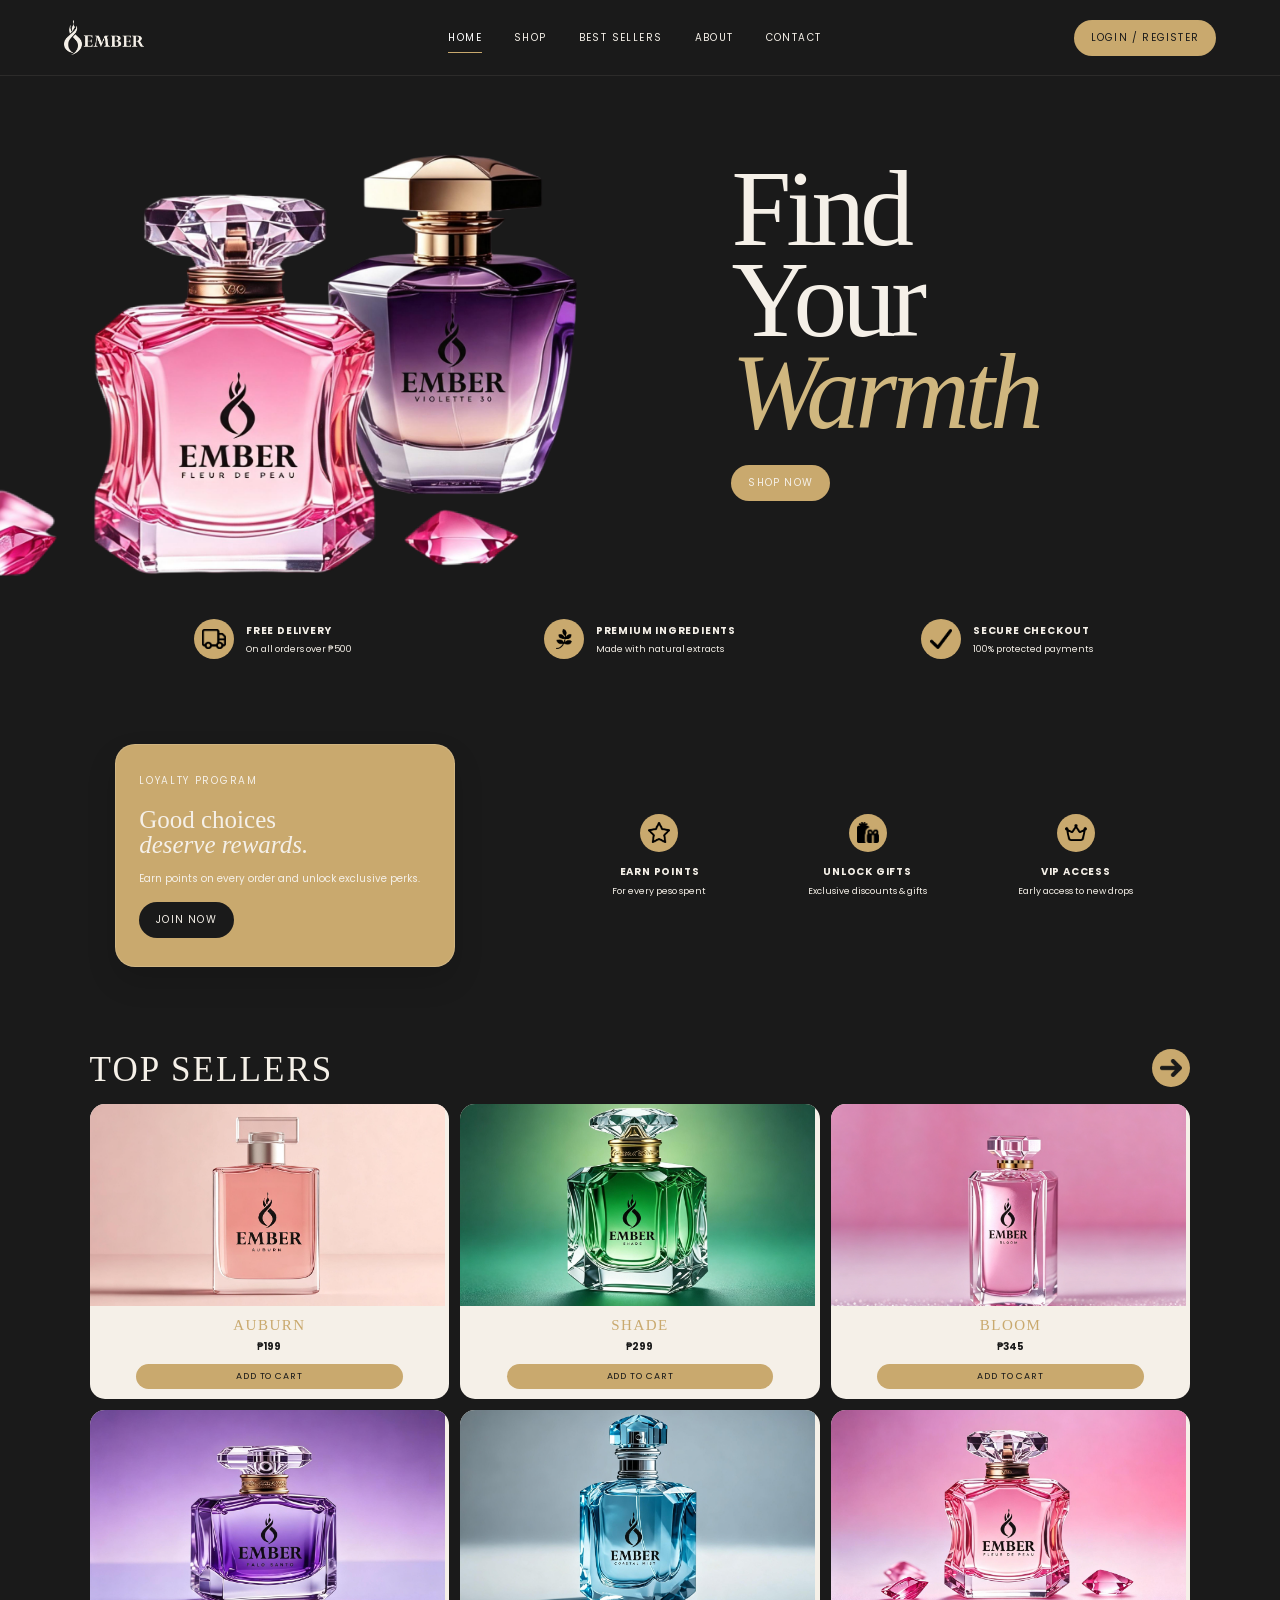
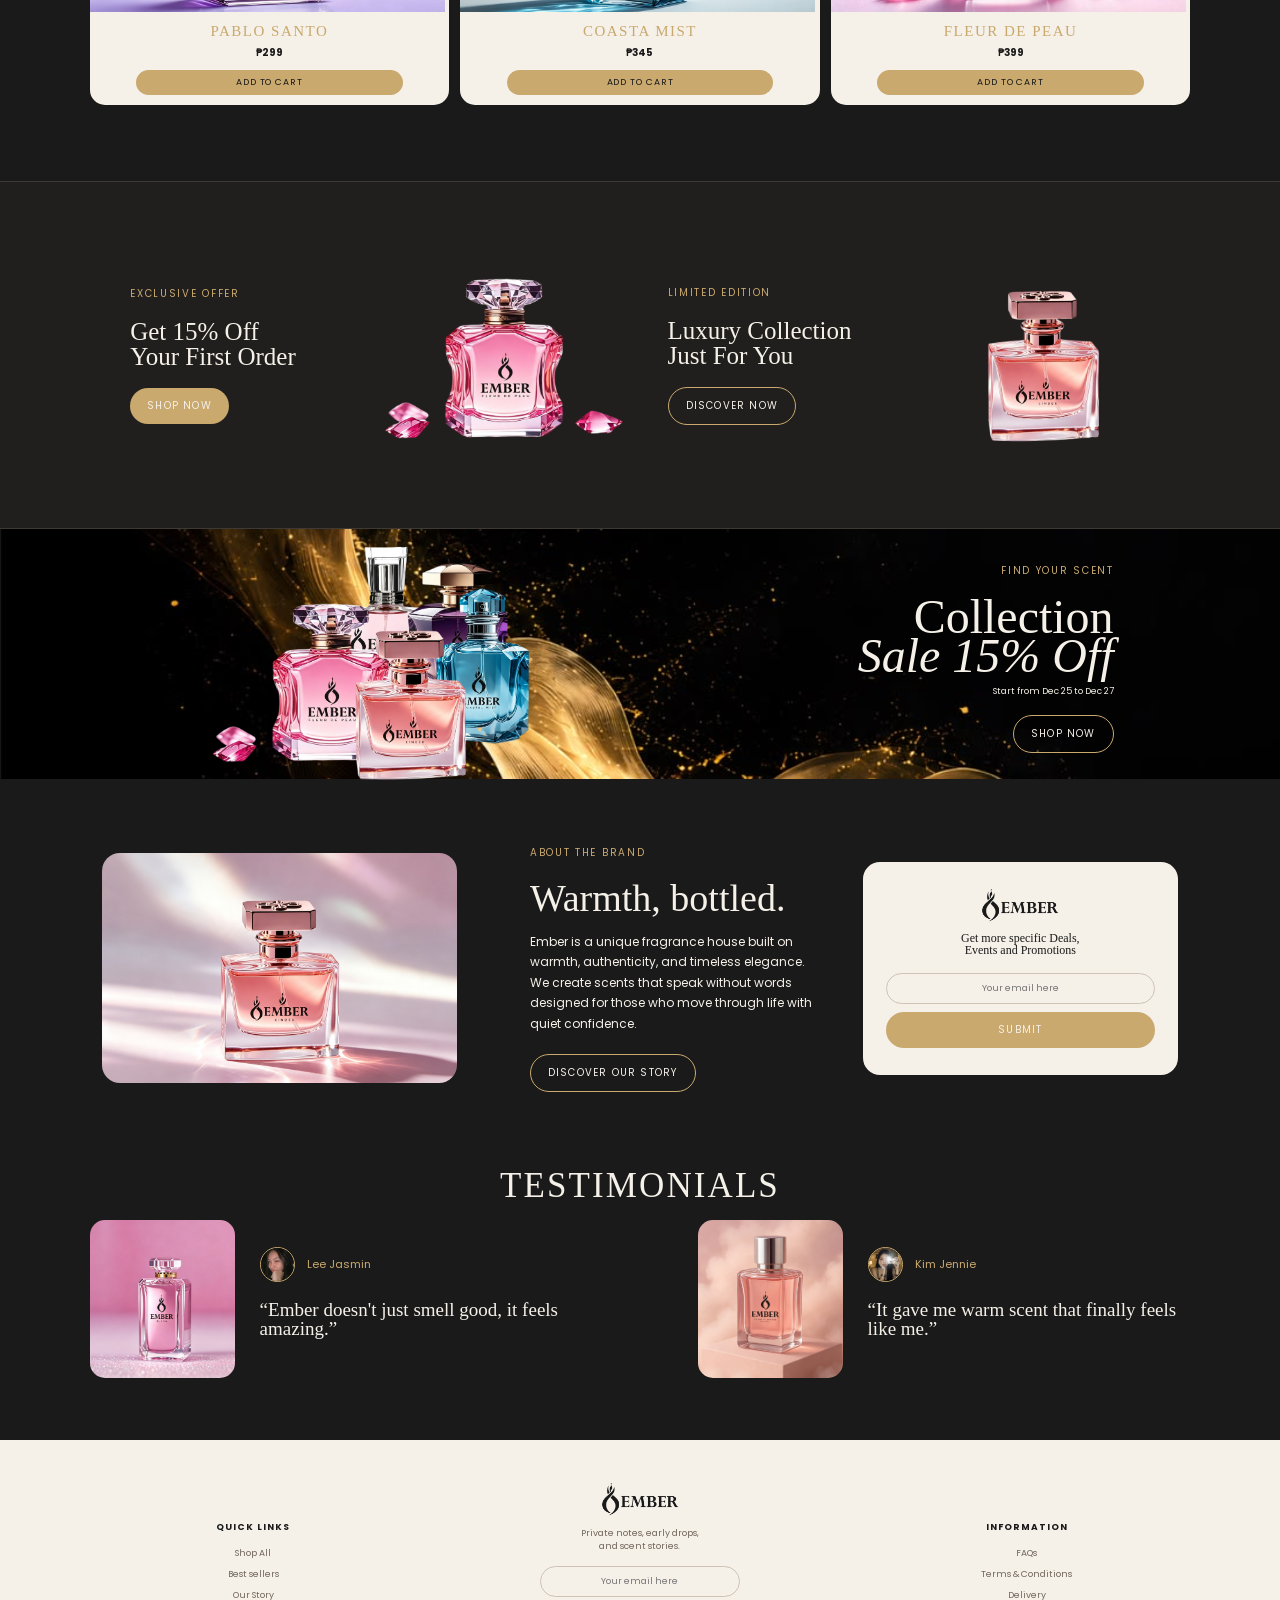
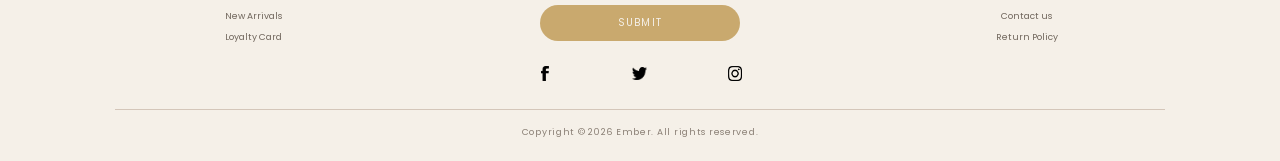
<file: index.html>
<!DOCTYPE html>
<html lang="en">
<head>
  <meta charset="UTF-8">
  <meta name="viewport" content="width=device-width, initial-scale=1.0">
  <title>Document</title>

  <link href="https://fonts.googleapis.com/css2?family=Montserrat:ital,wght@0,100..900;1,100..900&family=Poppins:ital,wght@0,100;0,200;0,300;0,400;0,500;0,600;0,700;0,800;0,900;1,100;1,200;1,300;1,400;1,500;1,600;1,700;1,800;1,900&display=swap" rel="stylesheet">

  <link rel="stylesheet" href="./styles/home.css">
</head>
<body>
    <main class="homepage">
      <header class="homepage-header">
        <img src="images/logo/logo-cream white.png" alt="">
        
        <nav class="main-nav">
          <a class="active" href="#top">Home</a>
          <a href="./pages/shop.html">Shop</a>
          <a href="./pages/best-sellers.html">Best Sellers</a>
          <a href="./pages/about.html">About</a>
          <a href="./pages/contact.html">Contact</a>
        </nav>

        <div class="header-actions">
          <a href="./pages/auth.html">
            <button class="login-button">
              Login / Register
            </button>
          </a>
        </div>
      </header>

      <section class="hero">
        <div class="hero-text">
          <h1>Find<br />Your <em>Warmth</em></h1>
          <a class="button button-champagne" href="#bestsellers">Shop now</a>
        </div>

        <div class="hero-art">
          <img class="image-1" src="images/products/1-transparent.png" alt="">
          <img class = "image-2" src="images/products/11-transparent.png" alt="">
        </div>  
    </section>

    <section class="trust-strip">
      <div class="trust-item">
        <div class="trust-icon">
          <img src="images/icon/delivery.png" alt="">
        </div>
      <div>
        <strong>Free delivery</strong>
        <small>On all orders over &#8369;500</small>
      </div>
    </div>
      
      <div class="trust-item">
        <div class="trust-icon">
          <img src="images/icon/leaf.png" alt="">
        </div>
        <div>
          <strong>Premium ingredients</strong>
          <small>Made with natural extracts</small>
        </div>
      </div>
      
      <div class="trust-item">
        <div class="trust-icon">
          <img src="images/icon/check.png" alt="">
        </div>
        <div>
          <strong>Secure checkout</strong>
          <small>100% protected payments</small>
        </div>
      </div>
    </section>

    <section class="loyalty-section">
      <div class="loyalty-card">
        <p class="eyebrow">Loyalty program</p>
        <h2>Good choices<br />
          <em>deserve rewards.</em>
        </h2>
        <p>Earn points on every order and unlock exclusive perks.
        </p>
        <button class="button button-dark">
          Join now
        </button>
      </div>
      
      <div class="perks">
        <div class="perk">
          <div class="perk-icon">
            <img src="images/icon/star.png" alt="">
          </div>
          <strong>Earn points</strong>
          <small>For every peso spent</small>
        </div>
      
        <div class="perk">
          <div class="perk-icon">
            <img src="images/icon/gifts.png" alt="">
          </div>
          <strong>Unlock gifts</strong
          ><small>Exclusive discounts & gifts</small>
        </div>
        
        <div class="perk">
          <div class="perk-icon">
            <img src="images/icon/crown.png" alt="">
          </div>
          <strong>VIP access</strong>
          <small>Early access to new drops</small>
        </div>
      </div>
    </section>

    <section class="catalog-section">
      <div class="section-heading">
        <div>
          <h2>Top sellers</h2>
        </div>

      <a class="circle-link" href="#bestsellers">
        <img src="images/icon/arrow.png" alt="">
      </a>
      </div>
      
      <div class="product-grid">
        <article class="product-card">
          <div class="image-placeholder">
            <img src="images/products/7.png" alt="">
          </div>
          
          <div class="product-info">
            <h3>Auburn</h3>
            <strong>&#8369;199</strong>
            <button class="add-button">Add to cart</button>
          </div>
        </article>

        <article class="product-card">
          <div class="image-placeholder">
            <img src="images/products/9.png" alt="">
          </div>
          <div class="product-info">
            <h3>Shade</h3>
            <strong>&#8369;299</strong>
          <button class="add-button">Add to cart</button>
          </div>
        </article>

        <article class="product-card">
        <div class="image-placeholder">
            <img src="images/products/6.png" alt="">
        </div>
        <div class="product-info">
          <h3>Bloom</h3>
          <strong>&#8369;345</strong>
        <button class="add-button">Add to cart</button>
        </div>
      </article>
      
        <article class="product-card">
          <div class="image-placeholder">
            <img src="images/products/8.png" alt="">
          </div>
          <div class="product-info">
            <h3>Pablo Santo</h3>
            <strong>&#8369;299</strong>
          <button class="add-button">Add to cart</button>
          </div>
        </article>
        
        <article class="product-card">
          <div class="image-placeholder">
            <img src="images/products/10.png" alt="">
          </div>
          <div class="product-info">
          <h3>Coasta Mist</h3>
          <strong>&#8369;345</strong>
          <button class="add-button">Add to cart</button>
          </div>
        </article>
        
        <article class="product-card">
          <div class="image-placeholder">
            <img src="images/products/1.png" alt="">
          </div>
          <div class="product-info">
            <h3>Fleur de Peau</h3>
            <strong>&#8369;399</strong>
            <button class="add-button">Add to cart</button>
          </div>
        </article>
      </div>
    </section>

    <section class="offers-section">
      <article>
        <p class="eyebrow">Exclusive offer</p>
        <h2>Get 15% Off<br />Your First Order</h2>
        <button class="button button-champagne">
          shop now
        </button>
      </article>
      
      <div class="image-placeholder">
        <img src="images/products/1-transparent.png" alt="">
      </div>      
      
      <article>
        <p class="eyebrow">limited edition</p>
        <h2>Luxury Collection<br />Just For You</h2>
        <button class="button button-outline">
          discover now
        </button>
      </article>
      
      <div class="image-placeholder">
        <img src="images/products/4-transparent.png" alt="">
      </div>
    </section>

    <section class="campaign-section">
      <div class="image-placeholder">
        <img src="/images/products/group-products.png" alt="">
      </div>

      <div class="campaign-copy">
        <p class="eyebrow">Find your scent</p>
        <h2>Collection<br /><em>Sale 15% Off</em></h2>
        <p>Start from Dec 25 to Dec 27</p>
        <a class="button button-outline" href="#bestsellers">Shop now</a>
      </div>
    </section>

    <section class="about-section">
      <div class="image-placeholder">
        <img src="images/products/4.png" alt="">
      </div>
      
      <div class="about-copy">
        <p class="eyebrow">About the brand</p>
        <h2>Warmth, bottled.</h2>
        <p>Ember is a unique fragrance house built on warmth, authenticity, and timeless elegance. We create scents that speak without words designed for those who move through life with quiet confidence.
        </p>
        <a class="button button-outline" href="#contact">Discover our story </a>
      </div>
      
      <div class="subscribe-card">
        <div class="image-placeholder">
          <img src="images/logo/logo-charcoal black.png" alt="">
        </div>

        <h4>Get more specific Deals, <br>Events and Promotions</h4>
        <form class="subscribe-form">         
        <input type="email" placeholder="Your email here" required />
        
        <button class="button button-champagne" type="submit">Submit</button>
        </form>

        <p class="success-message" hidden>You're on the list. Keep an eye on your inbox.</p>
      </div>
    </section>

    <section class="testimonial-section">
      <div class="section-heading centered">
        <div>
          <h2>Testimonials</h2>
        </div>
      </div>
      
      <div class="testimonial-grid">
        <article>
          <div class="image-placeholder">
            <img src="images/products/6.png" alt="">
          </div>
          
          <div>
            <div class="profile">
              <img src="/images/profiles/IMG_20251002_214606_012.jpg" alt="">
              <small>Lee Jasmin</small>
            </div>
            
            <p>“Ember doesn't just smell good, it feels amazing.”</p>
          </div>
        </article>
        
        <article>
          <div class="image-placeholder">
            <img src="images/products/2.png" alt="">
          </div>
          
          <div>
             <div class="profile">
              <img src="/images/profiles/Jennie Fan Club - 3_100.jpg" alt="">
              <small>Kim Jennie</small>
            </div>
            
            <p>“It gave me warm scent that finally feels like me.”</p>
          </div>
        </article>
      </div>
    </section>

    <footer class="site-footer">
      <div class="footer-links"><div>
        <strong>Quick links</strong>
        <a href="#">Shop All</a>
        <a href="#">Best sellers</a>
        <a href="#">Our Story</a>
        <a href="#">New Arrivals</a>
        <a href="#">Loyalty Card</a>
      </div>
      
      <div class="footer-signup">
        <a class="brand footer-brand" href="#top">
          <img src="images/logo/logo-charcoal black.png" alt="">
        </a>

        <p>Private notes, early drops,<br />and scent stories.</p>

          <form class="subscribe-form">
            <input type="email" placeholder="Your email here" required />
            
            <button class="button button-champagne" type="submit">Submit
            </button>
          </form>
        
        <div class="socials">
          <img src="images/icon/facebook.png" alt="">
          <img src="images/icon/twitter.png" alt="">
          <img src="images/icon/instagram.png" alt="">
        </div>
      </div> 
        
        <div>
          <strong>Information</strong>
          <a href="#">FAQs</a>
          <a href="#">Terms & Conditions</a>
          <a href="#">Delivery</a>
          <a href="#contact">Contact us</a>
          <a href="#">Return Policy</a>
        </div>
      </div>
      
      <p class="copyright">Copyright © 2026 Ember. All rights reserved.</p>
    </footer>
  </main>
</body>
</html>
</file>
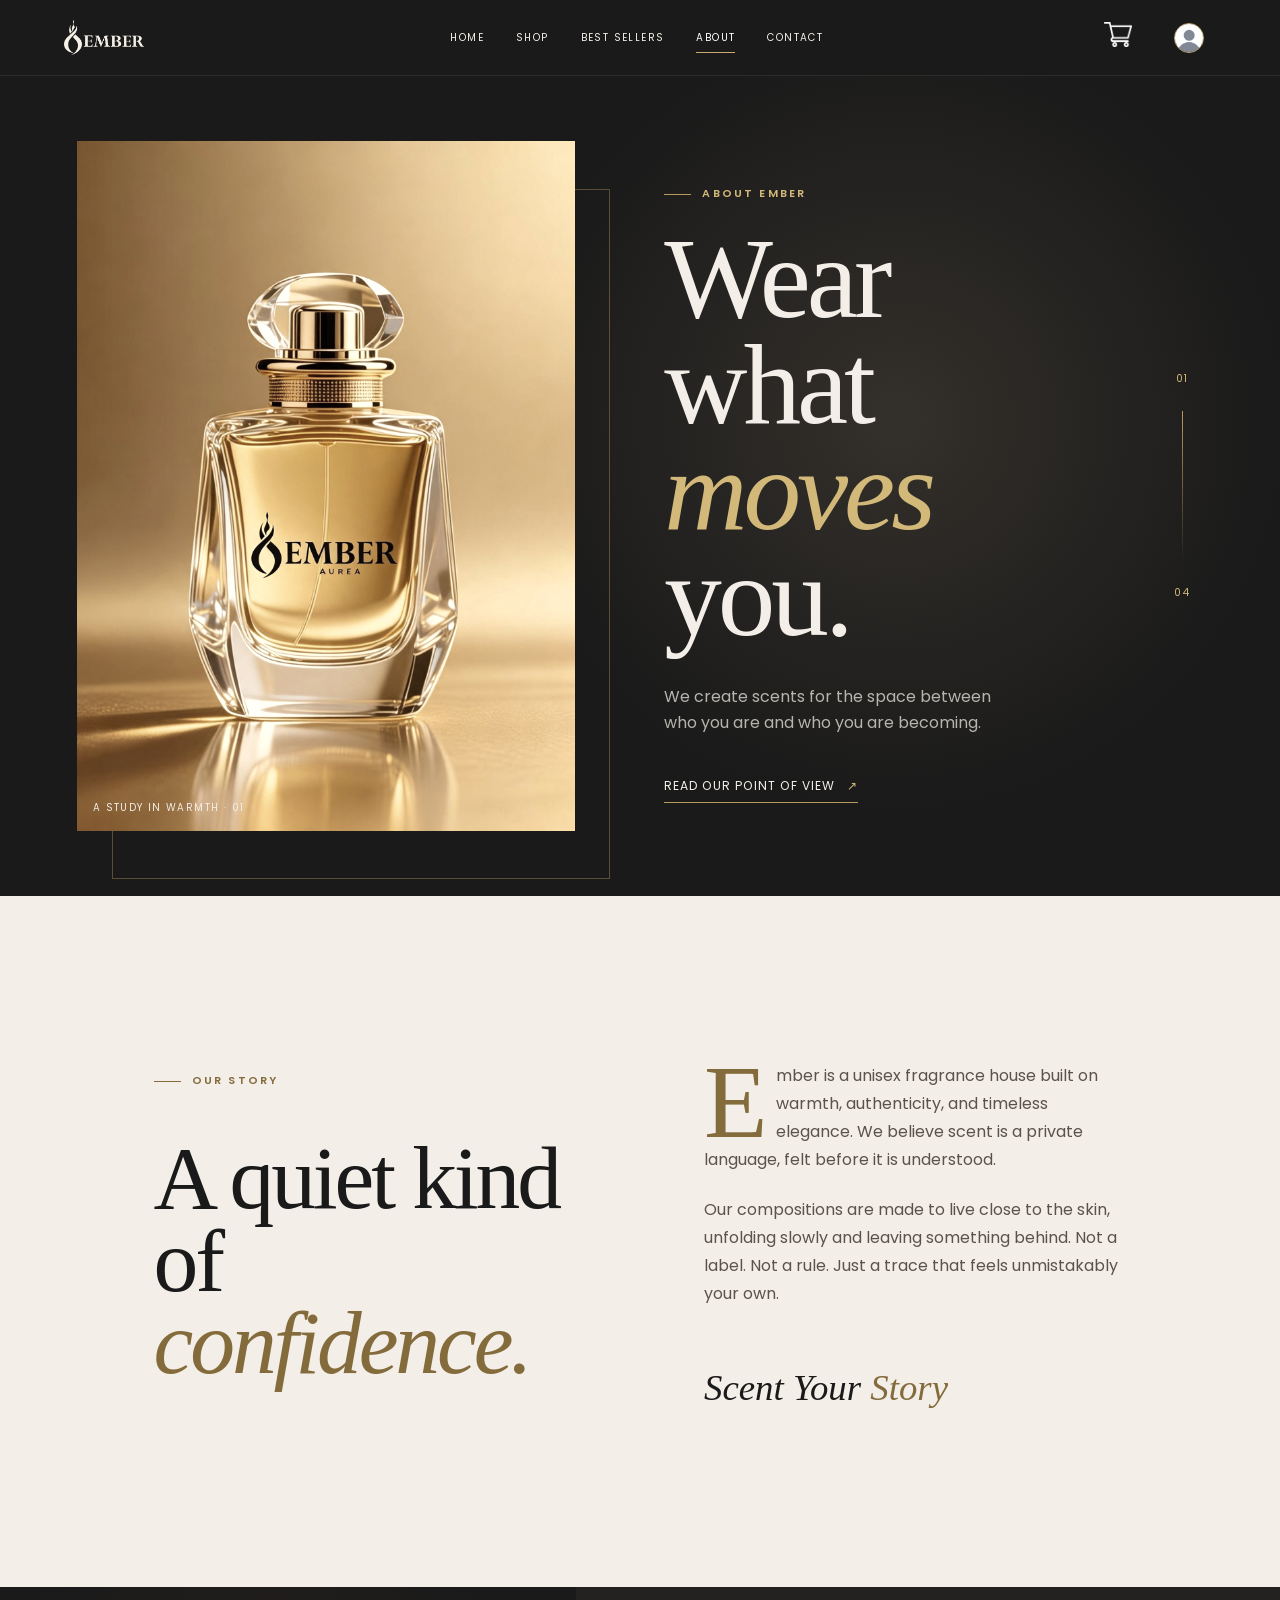
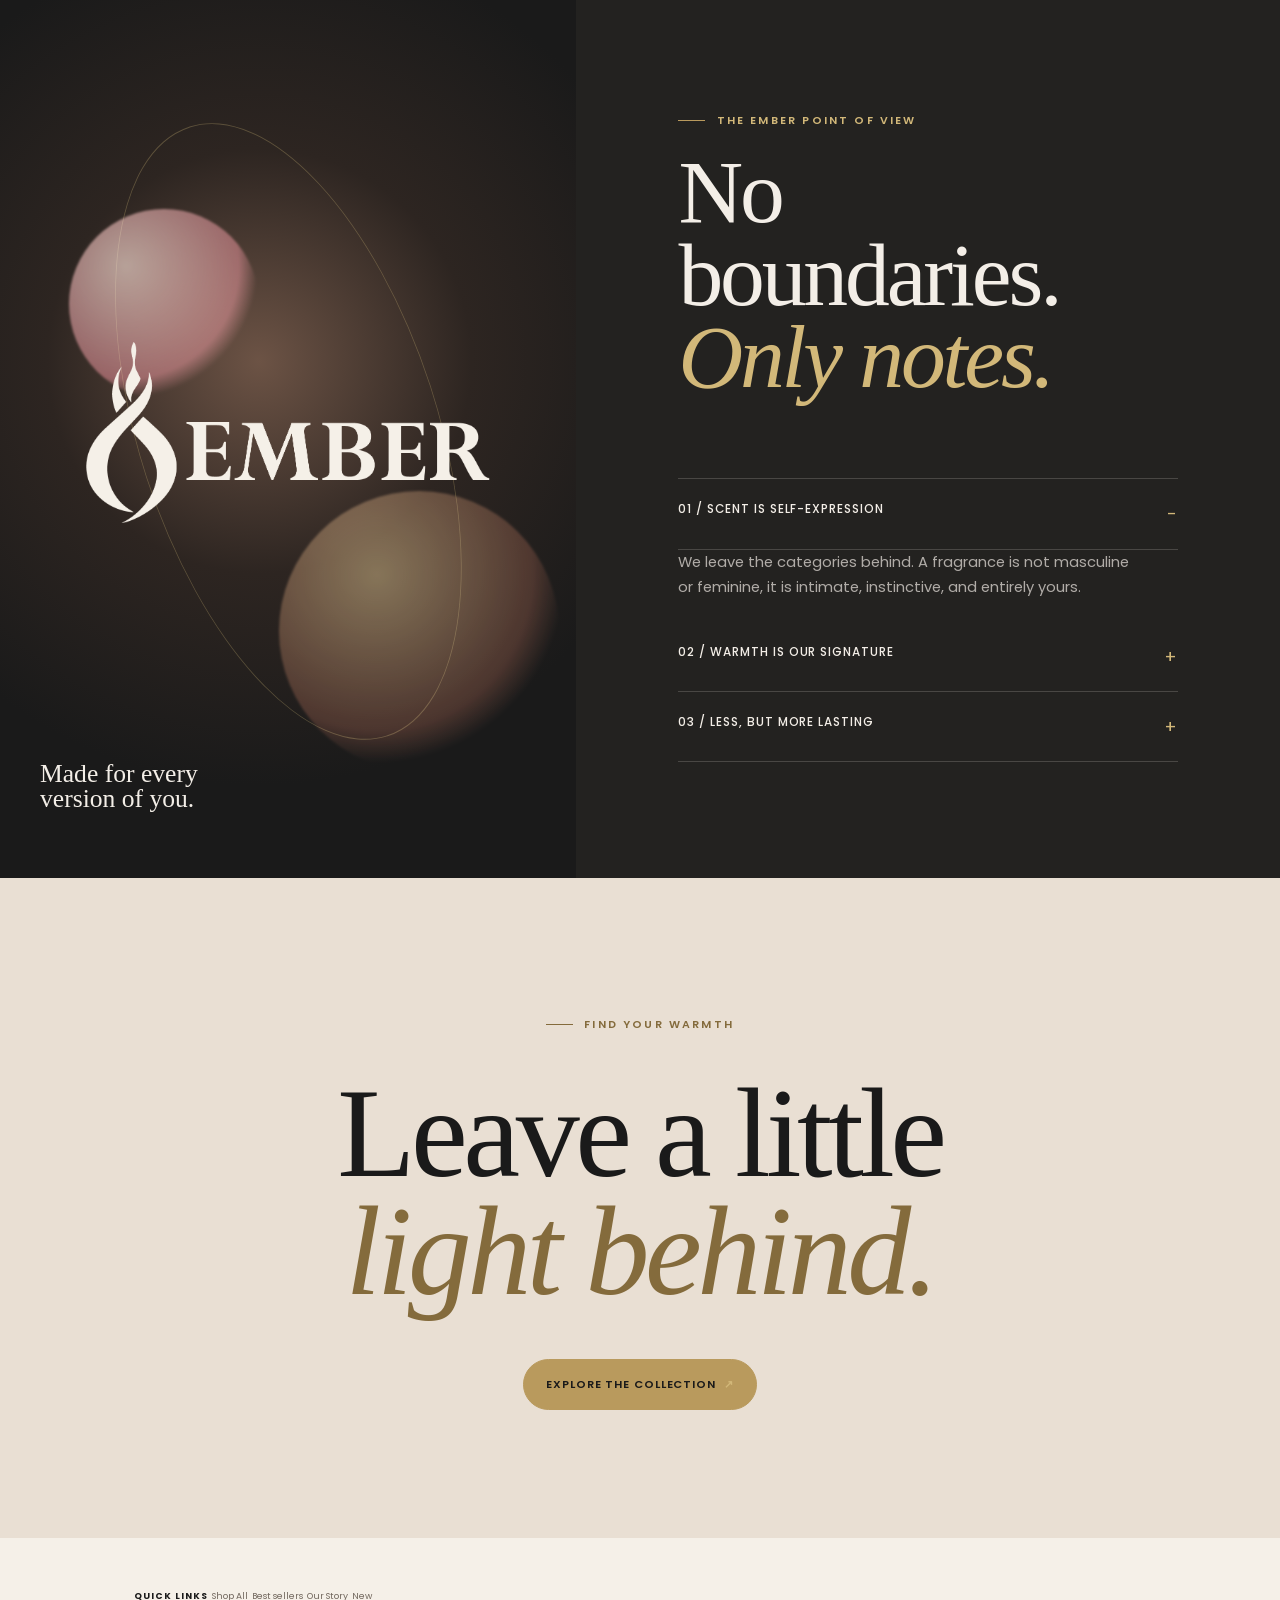
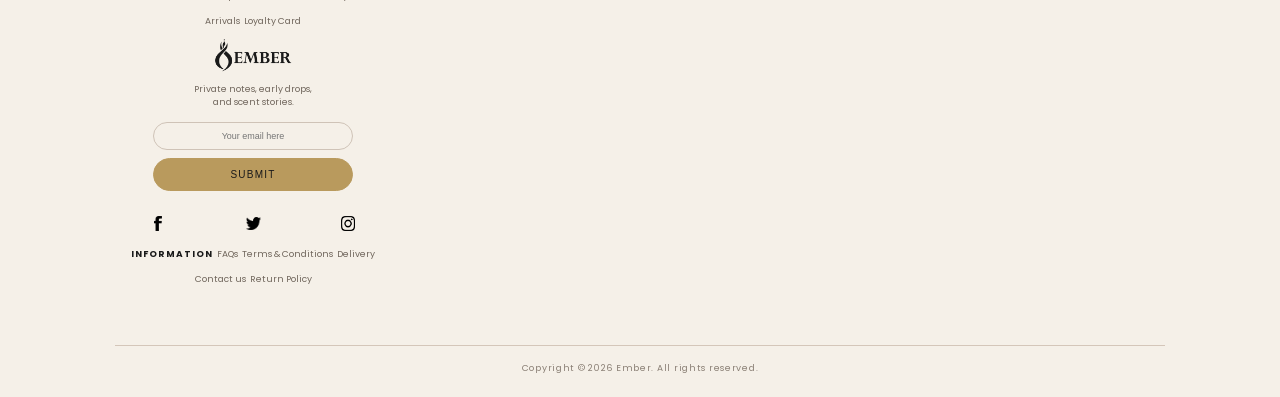
<file: pages/about.html>
<!doctype html>
<html lang="en">
  <head>
    <meta charset="UTF-8" />
    <meta name="viewport" content="width=device-width, initial-scale=1.0" />
    <meta name="description" content="Ember — a fragrance house built on warmth, authenticity, and timeless elegance." />
    <title>About Ember — Find Your Warmth</title>
    
    <link href="https://fonts.googleapis.com/css2?family=Montserrat:ital,wght@0,100..900;1,100..900&family=Poppins:ital,wght@0,100;0,200;0,300;0,400;0,500;0,600;0,700;0,800;0,900;1,100;1,200;1,300;1,400;1,500;1,600;1,700;1,800;1,900&display=swap" rel="stylesheet">

    <link rel="stylesheet" href="../styles/about.css" />
    
  </head>
  <body>
    <header class="about-header">
      <img src="../images/logo/logo-cream white.png" alt="">
      
      <nav class="main-nav">
        <a href="/index.html">Home</a>
        <a href="./shop.html">Shop</a>
        <a href="./best-sellers.html">Best Sellers</a>
        <a class="active" href="#about">About</a>
        <a href="./contact.html">Contact</a>
      </nav>

      <div class="header-actions">
        <a class="cart" href="#">
            <img src="../images/icon/cart.png" alt="">
        </a>

        <a class="profile" href="#">
          <img src="../images/profiles/default-profile.jpg" alt="">
        </a>
      </div>
    </header>

    <main class="about" id="about">
      <section class="about-hero" aria-labelledby="about-title">
        <div class="about-hero_image reveal" style="--delay: 80ms">
          <img src="../images/products/5.png" alt="">

          <span class="image-caption">A study in warmth · 01</span>
        </div>

        <div class="about-hero_copy">
          <p class="eyebrow reveal" style="--delay: 0ms">
            <span></span> About Ember
          </p>

          <h1 id="about-title" class="reveal" style="--delay: 100ms">
            Wear what<br /><em>moves</em> you.
          </h1>

          <p class="hero-lede reveal" style="--delay: 180ms">
            We create scents for the space between who you are and who you are becoming.
          </p>

          <a class="text-link reveal" style="--delay: 260ms" href="#manifesto">
            Read our point of view 
            <span aria-hidden="true">↗</span>
          </a>
        </div>

        <div class="about-hero_rail" aria-hidden="true">
          <span>01</span>
          <i></i>
          <span>04</span>
        </div>
      </section>

      <section class="story" aria-labelledby="story-title">
        <div class="story-intro reveal">
          <p class="eyebrow">
            <span></span> 
            Our story
          </p>

          <h2 id="story-title">
            A quiet kind<br />of <em>confidence.</em>
          </h2>
        </div>

        <div class="story-body reveal">
          <p class="dropcap">
            Ember is a unisex fragrance house built on warmth, authenticity, and timeless elegance. We believe scent is a private language, felt before it is understood.
          </p>

          <p>
            Our compositions are made to live close to the skin, unfolding slowly and leaving something behind. Not a label. Not a rule. Just a trace that feels unmistakably your own.
          </p>
          
          <div class="signature" aria-label="Ember signature">Scent Your <span>Story</span>
          </div>
        </div>
      </section>

      <section class="manifesto" id="manifesto" aria-labelledby="manifesto-title">
        <div class="manifesto-visual reveal">
          <div class="orb orb-one"></div>
          <div class="orb orb-two"></div>
          <div class="manifesto-mark">
            <img src="../images/logo/logo-cream white.png" alt="">
          </div>

          <p>
            Made for every<br />version of you.
          </p>
        </div>

        <div class="manifesto-content">
          <p class="eyebrow reveal">
            <span></span>
             The Ember point of view
          </p>
          
          <h2 id="manifesto-title" class="reveal">
            No boundaries.<br /><em>Only notes.</em>
          </h2>
          
          <div class="accordion reveal">
            <button class="accordion-trigger" aria-expanded="true" aria-controls="panel-1" id="trigger-1">
              <span>01 / Scent is self-expression</span>
              <span class="plus" aria-hidden="true">−</span>
            </button>

            <div class="accordion-panel" id="panel-1" role="region" aria-labelledby="trigger-1">
              We leave the categories behind. A fragrance is not masculine or feminine, it is intimate, instinctive, and entirely yours.
            </div>

            <button class="accordion-trigger" aria-expanded="false" aria-controls="panel-2" id="trigger-2">
              <span>02 / Warmth is our signature</span>
              <span class="plus" aria-hidden="true">+</span>
            </button>

            <div class="accordion-panel" id="panel-2" role="region" aria-labelledby="trigger-2" hidden>
              Our palette is built around skin-warmed woods, glowing resins, soft florals, and the tension between light and shadow.
            </div>

            <button class="accordion-trigger" aria-expanded="false" aria-controls="panel-3" id="trigger-3">
              <span>03 / Less, but more lasting</span>
              <span class="plus" aria-hidden="true">+</span>
            </button>
            
            <div class="accordion-panel" id="panel-3" role="region" aria-labelledby="trigger-3" hidden>
              We edit with intention, choosing memorable materials and considered details over noise, fragrances that stay with you, not overtake you.
            </div>
          </div>
        </div>
      </section>

      <section class="closing" aria-label="Ember closing statement">
        <p class="eyebrow reveal">
          <span></span>
           Find your warmth
        </p>

        <h2 class="reveal">
          Leave a little<br /><em>light behind.</em>
        </h2>

        <a class="button reveal" href="../pages/best-sellers.html">
          Explore the collection 
          <span aria-hidden="true">↗</span>
        </a>
      </section>
    </main>

    <footer class="site-footer">
      <div class="footer-links"><div>
        <strong>Quick links</strong>
        <a href="#">Shop All</a>
        <a href="#">Best sellers</a>
        <a href="#">Our Story</a>
        <a href="#">New Arrivals</a>
        <a href="#">Loyalty Card</a>
      </div>
      
      <div class="footer-signup">
        <a class="brand footer-brand" href="#top">
          <img src="../images/logo/logo-charcoal black.png" alt="">
        </a>

        <p>Private notes, early drops,<br />and scent stories.</p>

          <form class="subscribe-form">
            <input type="email" placeholder="Your email here" required />
            
            <button class="button button-champagne" type="submit">Submit
            </button>
          </form>
        
        <div class="socials">
          <img src="../images/icon/facebook.png" alt="">
          <img src="../images/icon/twitter.png" alt="">
          <img src="../images/icon/instagram.png" alt="">
        </div>
      </div> 
        
        <div>
          <strong>Information</strong>
          <a href="#">FAQs</a>
          <a href="#">Terms & Conditions</a>
          <a href="#">Delivery</a>
          <a href="#contact">Contact us</a>
          <a href="#">Return Policy</a>
        </div>
      </div>
      
      <p class="copyright">Copyright © 2026 Ember. All rights reserved.</p>
    </footer>

    <script src="../scripts/about.js"></script>
  </body>
</html>
</file>
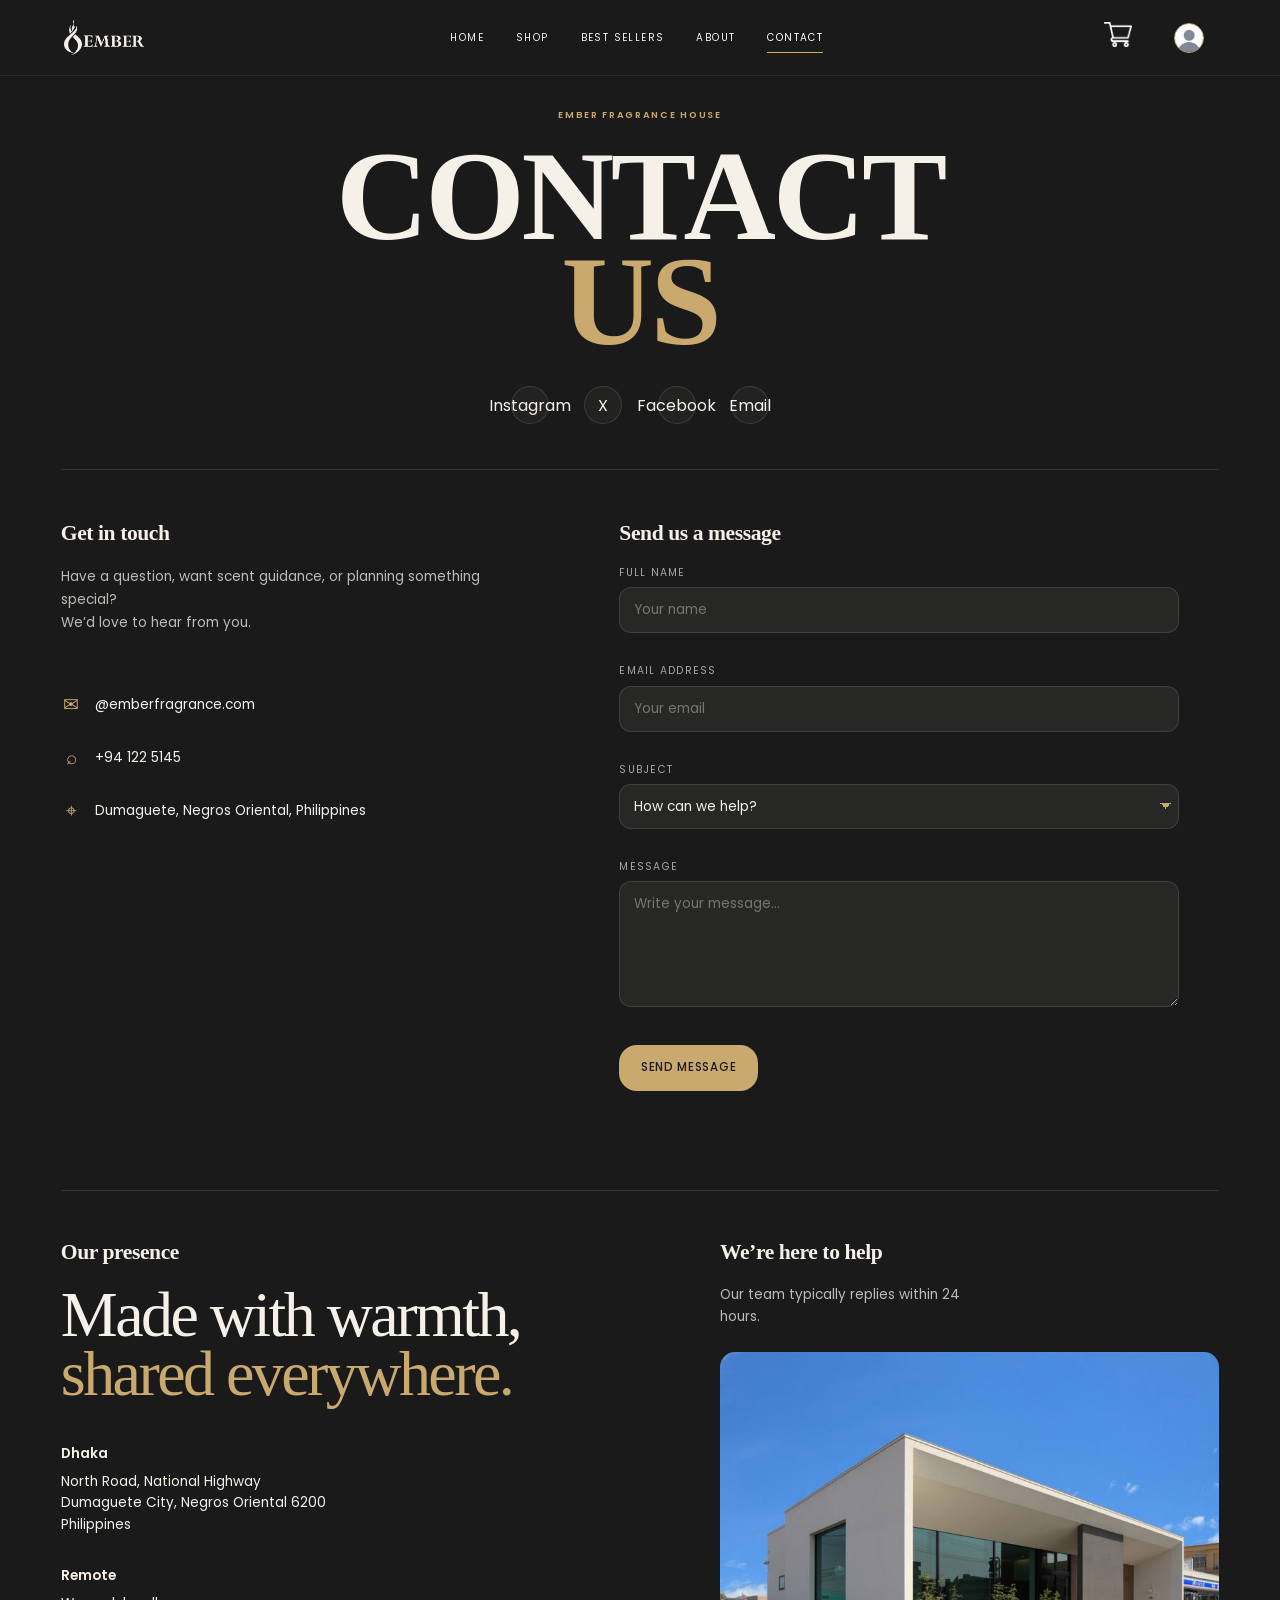
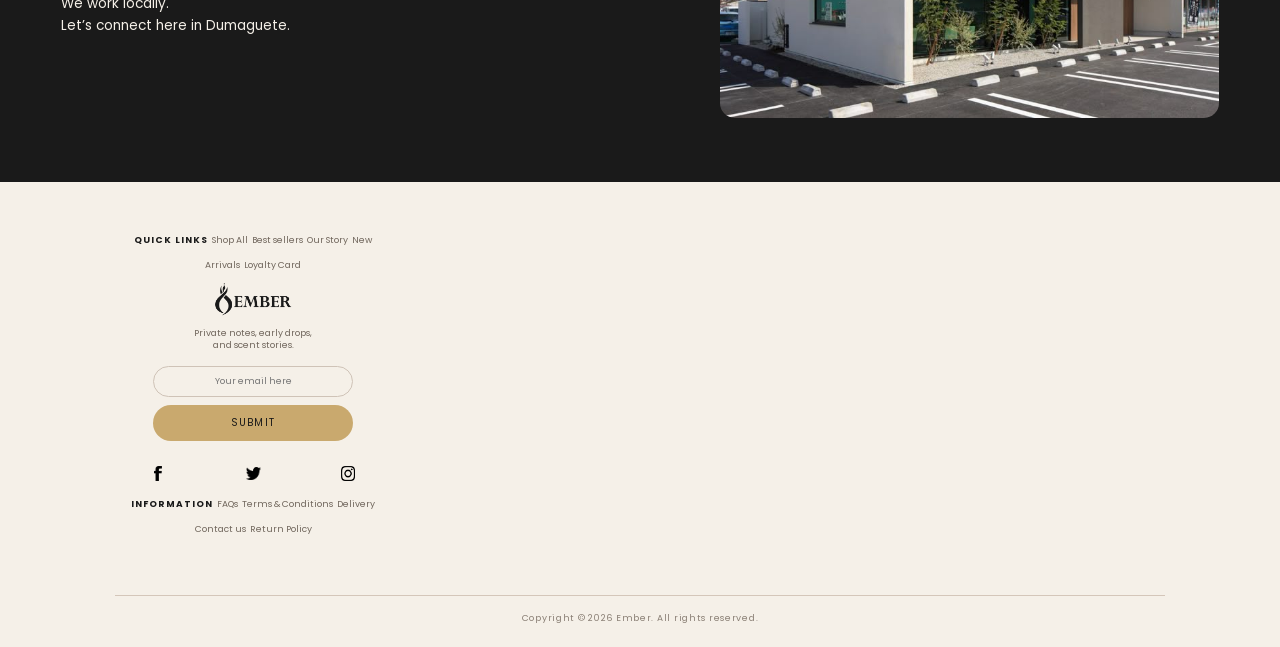
<file: pages/contact.html>
<!doctype html>
<html lang="en">
  <head>
    <meta charset="UTF-8" />
    <meta name="viewport" content="width=device-width, initial-scale=1.0" />
    <meta name="description" content="Contact Ember fragrance house." />
    <title>Contact Ember — Find Your Warmth</title>
    <link href="https://fonts.googleapis.com/css2?family=Montserrat:ital,wght@0,100..900;1,100..900&family=Poppins:ital,wght@0,100;0,200;0,300;0,400;0,500;0,600;0,700;0,800;0,900;1,100;1,200;1,300;1,400;1,500;1,600;1,700;1,800;1,900&display=swap" rel="stylesheet">

    <link rel="stylesheet" href="../styles/contact.css" />
  </head>
  <body>
    <header class="contact-header">
      <img src="../images/logo/logo-cream white.png" alt="">
      
      <nav class="main-nav">
        <a href="/index.html">Home</a>
        <a href="./shop.html">Shop</a>
        <a href="./best-sellers.html">Best Sellers</a>
        <a href="./about.html">About</a>
        <a class="active" href="#contact">Contact</a>
      </nav>

      <div class="header-actions">
        <a class="cart" href="#">
            <img src="../images/icon/cart.png" alt="">
        </a>

        <a class="profile" href="#">
          <img src="../images/profiles/default-profile.jpg" alt="">
        </a>
      </div>
    </header>


      <main id="top">

        <section class="page-intro" aria-labelledby="contact-title">
          <p class="section-kicker">
            Ember fragrance house
          </p>

          <h1 id="contact-title">
            Contact <br>
            <span>us</span>
          </h1>

          <div class="social-row" aria-label="Social links">
            <a href="#">Instagram</a>
            <a href="#">X</a>
            <a href="#">Facebook</a>
            <a href="#">Email</a>
          </div>
        </section>

        <div class="line"></div>

        <section class="contact-main" aria-label="Get in touch and send a message">
          <div class="get-in-touch">
            <p class="eyebrow">Get in touch</p>
            <p class="support-copy">
              Have a question, want scent guidance, or planning something special?<br />We’d love to hear from you.
            </p>

            <div class="contact-list">
              <a href="mailto:hello@emberfragrance.com">
                <span class="contact-icon">✉</span>
                 @emberfragrance.com
                </a>
              <a href="tel:+8801302282813">
                <span class="contact-icon">⌕</span>
                 +94 122 5145
                </a>
              <span><span class="contact-icon">⌖</span>
               Dumaguete, Negros Oriental, Philippines</span>
            </div>
          </div>

          <div class="message-form-wrap">
            <p class="eyebrow">
              Send us a message
            </p>

            <form id="contact-form" novalidate>
              <label class="form-field">
                <span>Full name</span>
                <input type="text" name="name" placeholder="Your name" autocomplete="name" required />
                <small class="error" aria-live="polite"></small>
              </label>

              <label class="form-field">
                <span>Email address</span>
                <input type="email" name="email" placeholder="Your email" autocomplete="email" required />
                <small class="error" aria-live="polite"></small>
              </label>

              <label class="form-field">
                <span>Subject</span>
                <select name="subject" required>
                  <option value="" selected disabled>
                    How can we help?
                  </option>

                  <option value="scent">
                    Finding my scent
                  </option>

                  <option value="order">
                    Order support
                  </option>

                  <option value="press">
                    Collaboration or press
                  </option>
                  
                  <option value="other">
                    Something else
                  </option>
                </select>
                
                <small class="error" aria-live="polite"></small>
              </label>
              
              <label class="form-field">
                <span>Message</span>
                <textarea name="message" rows="5" placeholder="Write your message..." required></textarea>
                
                <small class="error" aria-live="polite"></small>
              </label>

              <button class="send-button" type="submit">
                Send message 
              </button>

              <p id="form-status" class="form-status" role="status" aria-live="polite"></p>
            </form>
          </div>
        </section>

        <div class="line"></div>

        <section class="extra-info" aria-label="Office and customer care information">
          <div>
            <p class="eyebrow">
              Our presence
            </p>

            <h2>Made with warmth,<br /><em>shared everywhere.</em>
            </h2>

            <div class="office-copy">
              <strong>Dhaka</strong>
              <br />North Road, National Highway<br />
              Dumaguete City, Negros Oriental 6200<br />Philippines
            </div>

            <div class="office-copy">
              <strong>Remote</strong>
              <br />We work locally.<br />
              Let’s connect here in Dumaguete.
            </div>
          </div>

          <div class="help-card">
            <p class="eyebrow">
              We’re here to help
            </p>
            <p>Our team typically replies within 24 hours.</p>
            <div class="help-art" aria-hidden="true">
              <img src="../images/background img/business building.jpg" alt="">
            </div>
          </div>
        </section>
      </main>

    <footer class="site-footer">
        <div class="footer-links"><div>
          <strong>Quick links</strong>
          <a href="#">Shop All</a>
          <a href="#">Best sellers</a>
          <a href="#">Our Story</a>
          <a href="#">New Arrivals</a>
          <a href="#">Loyalty Card</a>
        </div>
        
        <div class="footer-signup">
          <a class="brand footer-brand" href="#top">
            <img src="../images/logo/logo-charcoal black.png" alt="">
          </a>

          <p>Private notes, early drops,<br />and scent stories.</p>

            <form class="subscribe-form">
              <input type="email" placeholder="Your email here" required />
              
              <button class="button button-champagne" type="submit">Submit
              </button>
            </form>
          
          <div class="socials">
            <img src="../images/icon/facebook.png" alt="">
            <img src="../images/icon/twitter.png" alt="">
            <img src="../images/icon/instagram.png" alt="">
          </div>
        </div> 
          
          <div>
            <strong>Information</strong>
            <a href="#">FAQs</a>
            <a href="#">Terms & Conditions</a>
            <a href="#">Delivery</a>
            <a href="#contact">Contact us</a>
            <a href="#">Return Policy</a>
          </div>
        </div>
        
        <p class="copyright">Copyright © 2026 Ember. All rights reserved.</p>
    </footer>

    <script src="../scripts/contact.js"></script>
  </body>
</html>
</file>
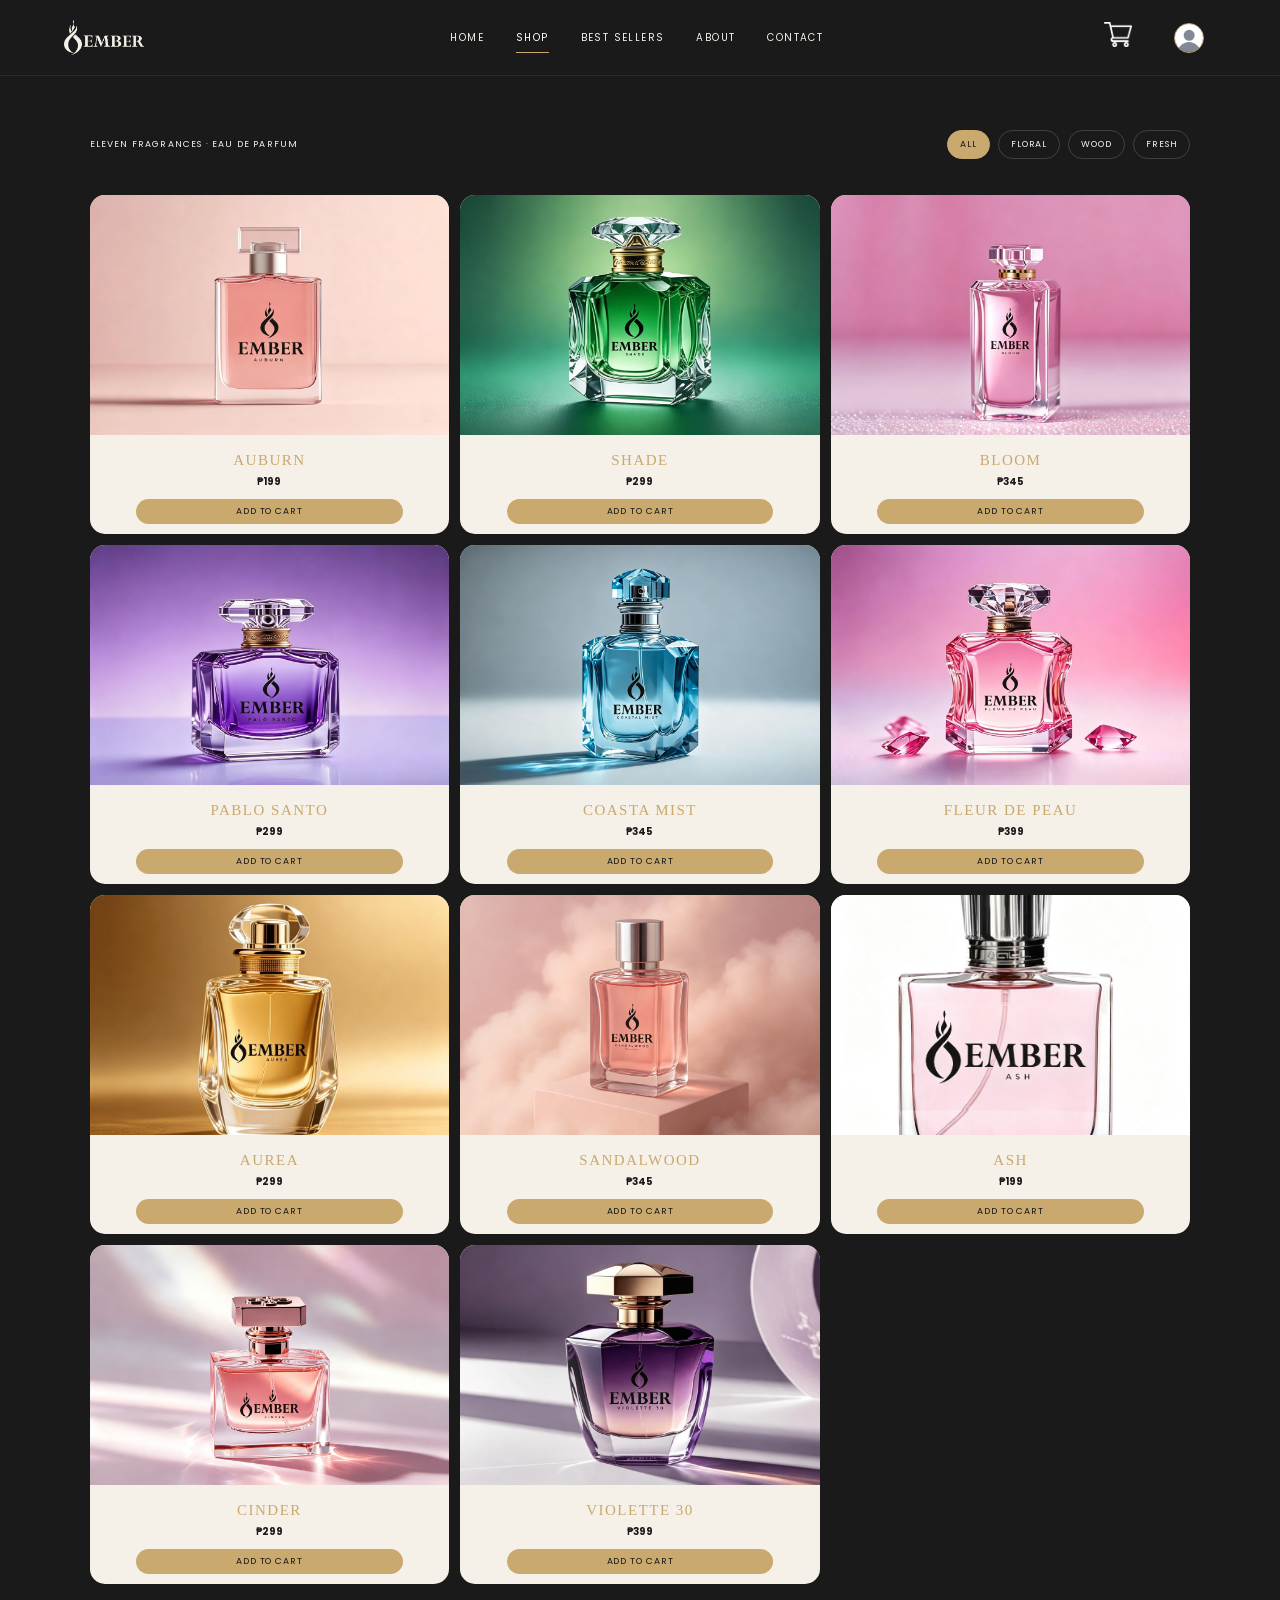
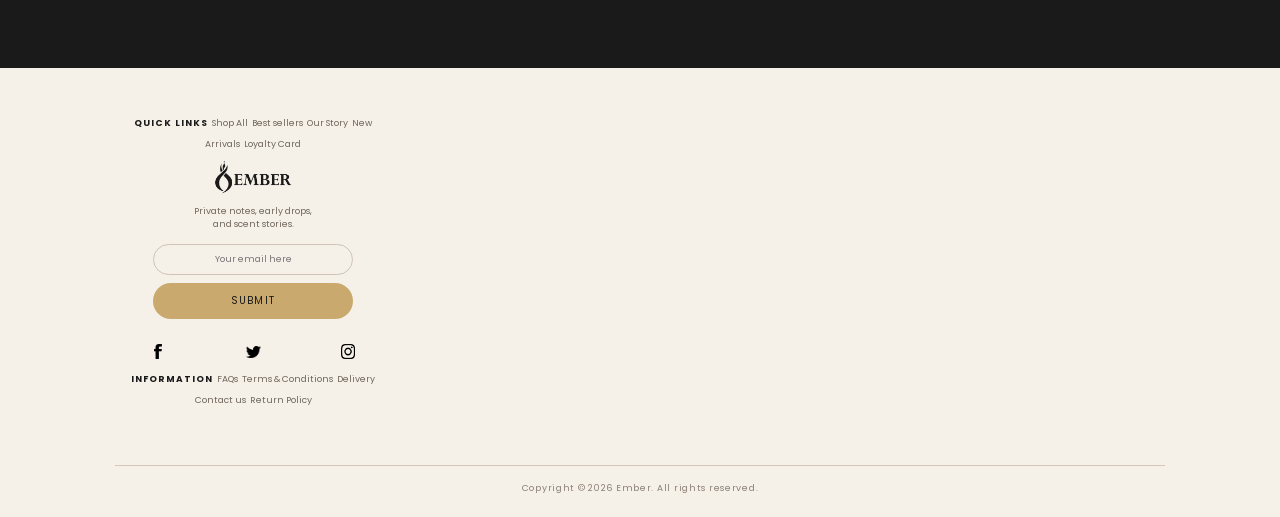
<file: pages/shop.html>
<!doctype html>
<html lang="en">
<head>
  <meta charset="UTF-8" /><meta name="viewport" content="width=device-width, initial-scale=1.0" />
  <title>Shop — Ember</title>
  <link href="https://fonts.googleapis.com/css2?family=Montserrat:ital,wght@0,100..900;1,100..900&family=Poppins:ital,wght@0,100;0,200;0,300;0,400;0,500;0,600;0,700;0,800;0,900;1,100;1,200;1,300;1,400;1,500;1,600;1,700;1,800;1,900&display=swap" rel="stylesheet">

  <link rel="stylesheet" href="../styles/shop.css" />
</head>
<body>
  <div class="shop-page">
    <header class="shop-header">
      <img src="../images/logo/logo-cream white.png" alt="">
      
      <nav class="main-nav">
        <a href="/index.html">Home</a>
        <a class="active" href="#bestsellers">Shop</a>
        <a href="./best-sellers.html">Best Sellers</a>
        <a href="./about.html">About</a>
        <a href="./contact.html">Contact</a>
      </nav>

      <div class="header-actions">
        <a class="cart" href="#">
            <img src="../images/icon/cart.png" alt="">
        </a>

        <a class="profile" href="#">
          <img src="../images/profiles/default-profile.jpg" alt="">
        </a>
      </div>
    </header>
    
<main>
  <section class="page-content">
    <div class="catalog-toolbar">
      <p>Eleven fragrances · eau de parfum</p>

      <div class="filter-buttons" aria-label="Filter fragrances">
        <button class="filter-button is-selected" data-filter="all">
          All
        </button>
        
        <button class="filter-button" data-filter="floral">
          Floral
        </button>
        
        <button class="filter-button" data-filter="wood">
          Wood
        </button>
        
        <button class="filter-button" data-filter="fresh">
          Fresh
        </button>
      </div>
    </div>

    <div class="product-grid">
        <article class="product-card">
          <div class="image-placeholder">
            <img src="../images/products/7.png" alt="">
          </div>
          
          <div class="product-info">
            <h3>Auburn</h3>
            <strong>&#8369;199</strong>
            <button class="add-button">Add to cart</button>
          </div>
        </article>

        <article class="product-card">
          <div class="image-placeholder">
            <img src="../images/products/9.png" alt="">
          </div>
          <div class="product-info">
            <h3>Shade</h3>
            <strong>&#8369;299</strong>
          <button class="add-button">Add to cart</button>
          </div>
        </article>

        <article class="product-card">
        <div class="image-placeholder">
            <img src="../images/products/6.png" alt="">
        </div>
        <div class="product-info">
          <h3>Bloom</h3>
          <strong>&#8369;345</strong>
        <button class="add-button">Add to cart</button>
        </div>
      </article>
      
        <article class="product-card">
          <div class="image-placeholder">
            <img src="../images/products/8.png" alt="">
          </div>
          <div class="product-info">
            <h3>Pablo Santo</h3>
            <strong>&#8369;299</strong>
          <button class="add-button">Add to cart</button>
          </div>
        </article>
        
        <article class="product-card">
          <div class="image-placeholder">
            <img src="../images/products/10.png" alt="">
          </div>
          <div class="product-info">
          <h3>Coasta Mist</h3>
          <strong>&#8369;345</strong>
          <button class="add-button">Add to cart</button>
          </div>
        </article>
        
        <article class="product-card">
          <div class="image-placeholder">
            <img src="../images/products/1.png" alt="">
          </div>
          <div class="product-info">
            <h3>Fleur de Peau</h3>
            <strong>&#8369;399</strong>
            <button class="add-button">Add to cart</button>
          </div>
        </article>

        <article class="product-card">
          <div class="image-placeholder">
            <img src="../images/products/5.png" alt="">
          </div>
          <div class="product-info">
            <h3>Aurea</h3>
            <strong>&#8369;299</strong>
            <button class="add-button">Add to cart</button>
          </div>
        </article>

        <article class="product-card">
          <div class="image-placeholder">
            <img src="../images/products/2.png" alt="">
          </div>
          <div class="product-info">
            <h3>Sandalwood</h3>
            <strong>&#8369;345</strong>
            <button class="add-button">Add to cart</button>
          </div>
        </article>

        <article class="product-card">
          <div class="image-placeholder">
            <img src="../images/products/3.png" alt="">
          </div>
          <div class="product-info">
            <h3>Ash</h3>
            <strong>&#8369;199</strong>
            <button class="add-button">Add to cart</button>
          </div>
        </article>

        <article class="product-card">
          <div class="image-placeholder">
            <img src="../images/products/4.png" alt="">
          </div>
          <div class="product-info">
            <h3>Cinder</h3>
            <strong>&#8369;299</strong>
            <button class="add-button">Add to cart</button>
          </div>
        </article>

        <article class="product-card">
          <div class="image-placeholder">
            <img src="../images/products/11.png" alt="">
          </div>
          <div class="product-info">
            <h3>Violette 30</h3>
            <strong>&#8369;399</strong>
            <button class="add-button">Add to cart</button>
          </div>
        </article>
      </div>
  </section>
</main>

<footer class="site-footer">
      <div class="footer-links"><div>
        <strong>Quick links</strong>
        <a href="#">Shop All</a>
        <a href="#">Best sellers</a>
        <a href="#">Our Story</a>
        <a href="#">New Arrivals</a>
        <a href="#">Loyalty Card</a>
      </div>
      
      <div class="footer-signup">
        <a class="brand footer-brand" href="#top">
          <img src="../images/logo/logo-charcoal black.png" alt="">
        </a>

        <p>Private notes, early drops,<br />and scent stories.</p>

          <form class="subscribe-form">
            <input type="email" placeholder="Your email here" required />
            
            <button class="button button-champagne" type="submit">Submit
            </button>
          </form>
        
        <div class="socials">
          <img src="../images/icon/facebook.png" alt="">
          <img src="../images/icon/twitter.png" alt="">
          <img src="../images/icon/instagram.png" alt="">
        </div>
      </div> 
        
        <div>
          <strong>Information</strong>
          <a href="#">FAQs</a>
          <a href="#">Terms & Conditions</a>
          <a href="#">Delivery</a>
          <a href="#contact">Contact us</a>
          <a href="#">Return Policy</a>
        </div>
      </div>
      
      <p class="copyright">Copyright © 2026 Ember. All rights reserved.</p>
    </footer>

    </div>
  <script src="../scripts/shop.js"></script>
</body>
</html>
</file>
<file: styles/home.css>
:root{
  --ink:#1A1A1A;
  --paper:#F5F0E8;
  --champagne:#C9A96E;
  --champagne-light:#d0b77f;
  --line:#3d3934;
  --serif: 'Perpetua', Georgia, serif;
  --sans:'Poppins',Arial,sans-serif;
  --ease:cubic-bezier(.23,1,.32,1)
}

*{
  box-sizing:border-box
}
  
html{
  scroll-behavior:smooth
}

body{
  margin:0;
  background:var(--ink);
  color:var(--paper);
  font-family:var(--sans);
  font-size:14px
}

a{
  color:inherit;
  text-decoration:none
}

button,input{
  font:inherit
}

button{
  border:0;
  cursor:pointer
}

.homepage{
  overflow:hidden;
  background:var(--ink)
}

.homepage-header{
  height:76px;
  padding:0 clamp(24px,5vw,74px);
  display:flex;
  align-items:center;
  gap:clamp(24px,5vw,72px);
  border-bottom:1px solid #f4ece314;
  position:relative;
  z-index:5
}

.homepage-header img{
  width: 80px;
  height: 35px;
  object-fit: cover;
  margin-right: 52px;
}

.main-nav{
  display:flex;
  align-items:center;
  gap:clamp(17px,2.5vw,38px);
  margin:auto;
  font-size:10px;
  letter-spacing:.14em;
  text-transform:uppercase;
  color: var(--paper)
}

.main-nav a{
  padding:30px 0;
  position:relative;
  transition:color .2s
}

.main-nav a:hover,.main-nav .active{color:#fff}.main-nav .active:after{
  content:"";
  height:1px;
  width:100%;
  position:absolute;
  left:0;
  bottom:23px;
  background:var(--champagne)
}

.header-actions{
  display:flex;
  align-items:center;
  gap:16px
}

.login-button,.button{
  border-radius:999px;
  padding:10px 17px;
  text-transform:uppercase;
  letter-spacing:.12em;
  font-size:10px;
  transition:transform .16s var(--ease),background .2s,color .2s
}

.login-button{
  background:var(--champagne);
  color:var(--ink)
}

.login-button:hover,.button-champagne:hover, .circle-link:hover{
  background:var(--champagne-light)
}

.hero{
  min-height:520px;
  display:grid;
  grid-template-columns:58% 42%;
  align-items:center;
  padding:28px clamp(24px,8vw,120px) 36px clamp(24px,9vw,138px);
  position:relative 
}

.hero-text{
  position:relative;
  z-index:1;
  grid-column: 2;
  grid-row: 1;
}

.hero h1{
  font:500 clamp(64px,8.4vw,124px)/.78 var(--serif);
  letter-spacing:-.045em;
  line-height: 0.85;
  margin:0 0 28px
}

.hero h1 em{
  color:var(--champagne-light);
  font-weight:500
}

.button{
  display:inline-flex;
  align-items:center;
  gap:10px
}

.button-champagne{
  background:var(--champagne);
  color:var(--paper)
}

.button-dark{
  background:var(--ink);
  color:var(--paper)
}

.button-dark:hover{
  background:var(--paper);
  color:var(--ink)
}

.button-outline{
  border:1px solid var(--champagne);
  color:var(--paper);
  background:transparent
}

.button-outline:hover{
  background:var(--champagne)
}

button:active,.button:active, .circle-link:active{
  transform:scale(.97)
}

.hero-art{
  height:410px;
  position:relative;
  display:block;
  grid-column: 1;
  grid-row: 1;
}

.hero-art .image-1{
  position: absolute;
  left: -45%;
  bottom: -70;
  width: 800px;
  height: 500px;
  object-fit: cover;
  z-index: 2;
}

.hero-art .image-2{
  position: absolute;
  left: 24%;
  bottom: 15;
  width: 380px;
  height: 400px;
  object-fit: cover;
  z-index: 1;
}

.image-placeholder {
  position:relative;
  display:flex;
  align-items:center;
  overflow:hidden;
}


.trust-strip{
  display:grid;
  grid-template-columns:repeat(3,1fr);
  margin:0 clamp(24px,7vw,104px);
  padding:23px 0
}

.trust-item{
  display:flex;
  gap:12px;
  align-items:center;
  justify-content:center
}

.trust-icon {
  background:var(--champagne);
  width: 40px;
  height: 40px;
  border-radius: 50%;
  display:flex;
  align-items:center;
  justify-content:center
}

.trust-icon img {
  width: 24px;
  height: 20px;
  flex-shrink: 0;
  object-fit: contain;
}

.trust-item strong,.trust-item small{
  display:block
}

.trust-item strong{
  font-size:10px;
  letter-spacing:.08em;
  text-transform:uppercase
}

.trust-item small{
  font-size:9px;
  color:var(--paper);
  margin-top:4px
}

.loyalty-section{
  display:grid;
  grid-template-columns:340px 1fr;
  gap:9vw;
  align-items:center;
  padding:62px clamp(24px,9vw,138px)
}

.loyalty-card{
  background-color:var(--champagne);
  color:var(--paper);
  padding:29px 24px;
  border-radius:20px;
  min-height:180px;
  box-shadow:inset 0 0 0 1px #fff2,0 14px 30px #0002
}

.eyebrow{
  text-transform:uppercase;
  letter-spacing:.17em;
  font-size:10px;
  color:var(--paper);
  margin:0 0 18px
}

.loyalty-card .eyebrow{
  color:var(--paper)
}

.loyalty-card h2{
  font:500 25px/1 var(--serif);
  margin:0 0 14px
}

.loyalty-card>p:not(.eyebrow){
  font-size:10px;
  color:var(--paper);
  margin:0 0 15px
}

.perks{
  display:grid;
  grid-template-columns:repeat(3,1fr);
  gap:30px;
  align-items: start;
}

.perk{
  text-align:center;
  display: flex;
  flex-direction: column;
  align-items: center;
}

.perk-icon{
  display:flex;
  align-items:center;
  justify-content:center;
  width: 38px;
  height: 38px;
  border-radius: 50%;
  margin: 0 auto 12px;
  background:var(--champagne);
}

.perk-icon img, .circle-link img {
  width: 22px;
  height: 22px;
  object-fit: contain;
}

.perk strong,.perk small{
  display:block
}

.perk strong{
  font-size:10px;
  text-transform:uppercase;
  letter-spacing:.08em
}

.perk small{
  font-size:9px;
  line-height:1.4;
  color:var(--paper);
  max-width:120px;
  margin:5px auto 0
}

.catalog-section{
  padding:20px clamp(24px,7vw,104px) 76px
}

.section-heading{
  display:flex;
  align-items:end;
  justify-content:space-between;
  margin-bottom:17px
}

.section-heading div {
  display:flex;
  align-items:center;
  justify-content: center;
}

.section-heading h2{
  font:200 35px/1 var(--serif);
  margin:0;
  text-transform:uppercase;
  letter-spacing:.06em;
}

.circle-link{
  display: flex;
  align-items: center;
  justify-content: center;
  height:38px;
  width:38px;
  place-items:center;
  border-radius:50%;
  background-color: var(--champagne);
}

.product-grid{
  display:grid;
  grid-template-columns:repeat(3,1fr);
  gap:11px
}

.product-card{
  background:var(--paper);
  border-radius:15px;
  overflow:hidden;
  color:var(--ink);
  transition:transform .24s var(--ease),box-shadow .24s
}

.product-card:hover{
  transform:translateY(-5px);
  box-shadow:0 16px 30px #0005
}

.product-card .image-placeholder{
  height:202px;
  border:0;
  border-radius:0;
  color:var(--ink)
}

.image-placeholder img {
  width: 355px;
  height: 240px;
  object-fit: cover;
}

.product-info{
  padding:11px 13px 10px;
  text-align:center
}

.product-info h3{
  font:500 15px var(--serif);
  color: var(--champagne);
  text-transform:uppercase;
  letter-spacing:.1em;margin:0 0 1px
}

.product-info strong{
  font-size:10px;
  color:var(--ink)
}

.add-button{
  display:block;
  background:var(--champagne);
  color:var(--ink);
  border-radius:999px;
  padding:6px 16px;
  margin:8px auto 0;
  width:80%;
  font-size:9px;
  letter-spacing:.1em;
  text-transform:uppercase;
  transition:background .2s,color .2s
}

.add-button:hover{
  background:var(--champagne-light);
  color:var(--ink)
}

.offers-section{
  display:grid;
  grid-template-columns:1fr 1fr 1fr 1fr;
  align-items:center;
  background:#211f1d;
  border-top:1px solid var(--line);
  border-bottom:1px solid var(--line);
  padding:48px clamp(24px,9vw,138px);
  gap:25px
}

.offers-section article{
  padding:0 15px
}

.offers-section h2{
  font:500 25px/.93 var(--serif);
  margin:0 0 19px;
  line-height: 0.99;
}

.offers-section .eyebrow, .campaign-section .eyebrow, .about-copy .eyebrow{
  color: var(--champagne);
}

.offers-section .image-placeholder{
  display: flex;
  align-items: center;
  justify-content: center;
}

.offers-section .image-placeholder img{
  height:250px;
  border-radius:15px;
  width: 500px;
  object-fit: cover;
}

.campaign-section{
  height:250px;
  display:grid;
  grid-template-columns: 1fr 1fr;
  justify-content:flex-end;
  align-items:center;
  padding:34px 13%;
  background-color: var(--ink);
  background: url("/images/background\ img/collection-sale.jpg") center center / cover no-repeat;
}

.campaign-section .image-placeholder img{
  height: 300px;
  border-radius:15px;
  width: 500px;
  object-fit: contain;
  margin-bottom: -20px;
}

.campaign-copy{
  position:relative;
  text-align:right;
}

.campaign-copy h2{
  font:500 48px/.82 var(--serif);
  margin:0 0 9px
}

.campaign-copy p:not(.eyebrow){
  font-size:9px;
  color:var(--paper);
  margin:0 0 17px
}

.about-section{
  display:grid;
  grid-template-columns:1.2fr .9fr 1fr;
  align-items:center;
  gap:50px;
  padding:66px clamp(24px,8vw,120px)
}

.about-section>.image-placeholder img{
  height:230px;
  border-radius:18px
}


.about-copy h2{
  font:500 38px/1 var(--serif);
  margin:0 0 15px
}

.about-copy>p:not(.eyebrow){
  font-size:12px;
  line-height:1.7;
  color:var(--paper);
  margin:0 0 20px
}

.subscribe-card{
  background:var(--paper);
  color:var(--ink);
  border-radius:17px;
  padding:27px 23px;
  text-align:center;
}

.subscribe-card .image-placeholder, .footer-brand{
  display: flex;
  align-items: center;
  justify-content: center;
}

.subscribe-card img, .footer-brand img{
  width: 80px;
  height: 35px;
  object-fit: cover;
}

.subscribe-card h4{
  font:500 12px/1.05 var(--serif);
  margin:8px 0 16px
}

.subscribe-form{
  display:flex;
  flex-direction:column;
  gap:8px
}

.subscribe-card input,.footer-signup input{
  border:1px solid #cfc3b7;
  border-radius:999px;
  padding:8px 14px;
  font-size:9px;
  outline:none;
  background:transparent;
  text-align: center;
}

.subscribe-card button, .subscribe-form button{
  display: flex;
  justify-content: center;
  align-items: center;
}

.success-message{
  font-size:10px;color:#84704c;
  line-height:1.5
}

.testimonial-section{
  padding:10px clamp(24px,7vw,104px) 62px
}

.centered{
  justify-content:center;
  text-align:center
}

.testimonial-grid{
  display:grid;
  grid-template-columns:1fr 1fr;
  gap:9vw
}

.testimonial-grid article{
  display:flex;
  align-items:center;
  gap:25px
}

.testimonial-grid .image-placeholder{
  height:158px;
  width:145px;
  object-fit: cover;
  flex:none;
  border-radius:15px;
}

.testimonial-grid .image-placeholder img {
  height:158px;
  width:145px;
  object-fit: cover;
}

.testimonial-grid article>div:last-child p{
  font:500 19px/1.05 var(--serif);
  margin:0 0 12px
}

.profile {
  display: flex;
  align-items: center;
  justify-content: start;
  margin-bottom: 18px;
}

.profile img{
  width: 35px;
  height: 35px;
  object-fit: cover;
  border-radius: 50%;
  border:1px solid var(--champagne);
  margin-right: 12px;
}

.testimonial-grid small{
  font-size:11px;
  color:var(--champagne);
}

.site-footer{
  background:var(--paper);
  color:var(--ink);
  padding:43px clamp(24px,9vw,138px) 22px
}

.footer-links{
  display:grid;
  grid-template-columns:1fr 1.3fr 1fr;
  gap:70px
}

.footer-links>div:not(.footer-signup){
  display:flex;
  flex-direction:column;
  align-items: center;
  justify-content: center;
  gap:8px
}

.footer-links strong{
  text-transform:uppercase
  ;font-size:9px;
  letter-spacing:.12em;margin-bottom:5px
}

.footer-links a{
  font-size:9px;
  color:#71675d
}

.footer-signup{
  text-align:center
}

.footer-signup p{
  font-size:9px;
  color:#71675d;
  line-height:1.4
}

.footer-signup form{
  max-width:200px;
  margin:14px auto
}

.socials{
  display:flex;
  align-items: center;
  justify-content: center;
  gap: 80px;
  margin-top:25px;
}

.socials img{
  width: 15px;
  height: 15px;
  object-fit: contain;
}

.copyright{
  text-align:center;
  border-top:1px solid #d4c6b9;
  padding-top:16px;
  margin:28px 0 0;
  color:#8b8076;
  font-size:9px;
  letter-spacing:.08em
}

@media (max-width: 800px) {
  .homepage-header {
    height: auto;
    min-height: 76px;
    padding: 16px 24px 10px;
    display: grid;
    grid-template-columns: 1fr auto;
    grid-template-areas:
      "logo actions"
      "nav nav";
    gap: 14px 20px;
  }

  .homepage-header > img {
    grid-area: logo;
    width: 80px;
    height: 35px;
    margin: 0;
    object-fit: contain;
  }

  .main-nav {
    grid-area: nav;
    width: 100%;
    margin: 0;
    padding: 4px 0 0;
    display: flex;
    justify-content: center;
    align-items: center;
    flex-wrap: wrap;
    gap: clamp(12px, 4vw, 24px);
    font-size: clamp(8px, 1.8vw, 10px);
  }

  .main-nav a {
    padding: 6px 0;
    white-space: nowrap;
  }

  .main-nav .active:after {
    bottom: 0;
  }

  .header-actions {
    grid-area: actions;
    display: flex;
    align-items: center;
  }

  .login-button {
    padding: 8px 12px;
    font-size: 8px;
    white-space: nowrap;
  }

  .hero {
    grid-template-columns: 1fr;
    min-height: auto;
    padding: 35px 24px 45px;
    text-align: center;
  }

  .hero-text,
  .hero-art {
    grid-column: auto;
    grid-row: auto;
  }

  .hero-art {
    order: -1;
    width: 100%;
    height: 300px;
    overflow: visible;
  }

  .hero-art .image-1 {
    left: -18%;
    bottom: -5px;
    width: 135%;
    max-width: none;
    height: 310px;
    object-fit: contain;
  }

  .hero-art .image-2 {
    left: 15%;
    bottom: 0;
    width: 90%;
    max-width: none;
    height: 300px;
    object-fit: contain;
  }

  .hero h1 {
    font-size: clamp(58px, 13vw, 90px);
  }

  .trust-strip,
  .loyalty-section,
  .about-section {
    grid-template-columns: 1fr;
  }

  .trust-strip {
    margin: 0 24px;
    gap: 16px;
  }

  .trust-item {
    justify-content: flex-start;
  }

  .loyalty-section,
  .about-section {
    padding: 48px 24px;
    gap: 28px;
  }

  .perks {
    grid-template-columns: repeat(3, 1fr);
    gap: 15px;
  }

  .catalog-section,
  .testimonial-section {
    padding-left: 24px;
    padding-right: 24px;
  }

  .product-grid {
    grid-template-columns: repeat(2, minmax(0, 1fr));
    gap: 12px;
  }

  .product-card .image-placeholder {
    height: 180px;
  }

  .product-card .image-placeholder img {
    width: 100%;
    height: 180px;
    object-fit: cover;
  }

  .offers-section {
    grid-template-columns: repeat(2, minmax(0, 1fr));
    padding: 40px 24px;
    gap: 20px;
  }

  .offers-section article {
    padding: 0;
  }

  .offers-section .image-placeholder {
    height: 200px;
  }

  .offers-section .image-placeholder img {
    width: 100%;
    height: 200px;
    object-fit: contain;
  }

  .campaign-section {
    height: auto;
    min-height: 300px;
    grid-template-columns: 1fr;
    gap: 20px;
    padding: 35px 24px;
  }

  .campaign-section .image-placeholder img {
    width: 100%;
    height: auto;
    max-height: 220px;
    object-fit: contain;
  }

  .campaign-copy {
    text-align: center;
  }

  .campaign-copy h2 {
    font-size: clamp(35px, 8vw, 48px);
  }

  .testimonial-grid {
    grid-template-columns: 1fr;
    gap: 30px;
  }

  .footer-links {
    grid-template-columns: 1fr 1fr;
    gap: 35px;
  }

  .footer-signup {
    grid-column: 1 / -1;
    grid-row: 1;
  }

  .socials {
    gap: 40px;
  }
}

@media (max-width: 430px) {
  .homepage-header {
    grid-template-columns: 1fr;
    grid-template-areas:
      "logo"
      "nav";
    justify-items: center;
    padding: 15px 16px 10px;
  }

  .homepage-header > img {
    justify-self: center;
  }

  .header-actions {
    display: none;
  }

  .main-nav {
    gap: 10px 14px;
    font-size: 8px;
  }

  .hero {
    padding: 25px 16px 40px;
  }

  .hero-art {
    height: 280px;
  }

  .hero-art .image-1 {
    left: -25%;
    width: 150%;
    height: 295px;
  }

  .hero-art .image-2 {
    left: 10%;
    width: 96%;
    height: 285px;
  }

  .hero h1 {
    font-size: 62px;
  }

  .perks {
    grid-template-columns: 1fr;
    gap: 22px;
  }

  .product-grid,
  .offers-section {
    grid-template-columns: 1fr;
  }

  .product-card .image-placeholder,
  .product-card .image-placeholder img {
    height: 220px;
  }

  .offers-section .image-placeholder,
  .offers-section .image-placeholder img {
    height: 220px;
  }

  .campaign-section {
    min-height: 350px;
  }

  .about-section > .image-placeholder img {
    width: 100%;
    height: auto;
  }

  .testimonial-grid article {
    align-items: flex-start;
    gap: 14px;
  }

  .testimonial-grid .image-placeholder,
  .testimonial-grid .image-placeholder img {
    width: 115px;
    height: 140px;
  }

  .footer-links {
    grid-template-columns: 1fr;
  }

  .footer-signup {
    grid-column: auto;
  }

  .socials {
    gap: 28px;
  }
}
</file>
<file: styles/about.css>
:root {
   --ink:#1A1A1A;
  --paper:#F5F0E8;
  --champagne:#C9A96E;
  --champagne-light:#d0b77f;
  --ink-soft: #232220;
  --cream: #f3eee7;
  --cream-deep: #e9dfd3;
  --gold: #b99a5d;
  --gold-light: #d2b879;
  --blush: #d6a5a0;
  --line: rgba(243, 238, 231, 0.18);
  --serif: 'Perpetua', Georgia, serif;
  --sans:'Poppins',Arial,sans-serif;
  --ease: cubic-bezier(0.23, 1, 0.32, 1);
}

* {
  box-sizing: border-box;
}

html {
  scroll-behavior: smooth;
}

body {
  margin: 0;
  background: var(--ink);
  color: var(--cream);
  font-family: var(--sans);
}

a {
  color: inherit;
  text-decoration: none;
}

.about-header {
  height: 76px;
  padding: 0 clamp(24px, 5vw, 74px);
  display: flex;
  align-items: center;
  gap: clamp(24px, 5vw, 72px);
  border-bottom: 1px solid #f4ece314;
  position: relative;
  z-index: 5;
}

.about-header img{
  width: 80px;
  height: 35px;
  object-fit: cover;
  margin-right: 52px;
}

.main-nav {
  display: flex;
  align-items: center;
  gap: clamp(17px, 2.5vw, 38px);
  margin: auto;
  font-size: 10px;
  letter-spacing: 0.14em;
  text-transform: uppercase;
  color: var(--paper);
}

.main-nav a {
  padding: 30px 0;
  position: relative;
  transition: color 0.2s;
}

.main-nav a:hover,
.main-nav .active {
  color: #fff;
}

.main-nav .active::after {
  content: "";
  height: 1px;
  width: 100%;
  position: absolute;
  left: 0;
  bottom: 23px;
  background: var(--champagne);
}

.header-actions {
  display: flex;
  align-items: center;
  gap: 16px;
}

.cart img {
  width: 100%;
  height: 25px;
  object-fit: contain;
}

.cart {
  position: relative;
}

.cart-count {
  position: absolute;
  top: -6px;
  right: 15px;
  min-width: 16px;
  height: 16px;
  padding: 0 4px;
  display: flex;
  align-items: center;
  justify-content: center;
  border-radius: 999px;
  background: var(--champagne);
  color: var(--ink);
  font-size: 9px;
  font-weight: 700;
  line-height: 1;
}

.profile {
  display: flex;
  align-items: center;
  justify-content: start;
}

.profile img{
  width: 30px;
  height: 30px;
  object-fit: contain;
  border-radius: 50%;
  border:1px solid var(--champagne);
  margin-right: 12px;
}

.about {
  overflow: hidden;
}

.about-hero {
  min-height: 820px;
  padding: clamp(2rem, 5vw, 5rem) clamp(1.25rem, 6vw, 6.5rem);
  display: grid;
  grid-template-columns: minmax(260px, 1.1fr) minmax(260px, 0.9fr) 42px;
  align-items: center;
  gap: clamp(2rem, 7vw, 8rem);
  background: radial-gradient(circle at 70% 42%, #34302b 0, var(--ink) 38%);
}

.about-hero_image {
  position: relative;
  height: min(70vw, 690px);
  min-height: 470px;
}

.about-hero_image::after {
  content: "";
  position: absolute;
  inset: 7% -7% -7% 7%;
  border: 1px solid rgba(185, 154, 93, 0.4);
  z-index: 0;
}

.about-hero_image img {
  width: 100%;
  height: 100%;
  object-fit: cover;
  object-position: center;
  display: block;
  position: relative;
  z-index: 1;
  filter: saturate(0.75) sepia(0.12);
}

.image-caption {
  position: absolute;
  z-index: 2;
  bottom: 1rem;
  left: 1rem;
  font-size: 0.62rem;
  letter-spacing: 0.14em;
  text-transform: uppercase;
  color: var(--cream);
}

.eyebrow {
  display: flex;
  align-items: center;
  gap: 0.7rem;
  color: var(--gold-light);
  font-size: 0.68rem;
  font-weight: 600;
  letter-spacing: 0.2em;
  text-transform: uppercase;
}

.eyebrow span {
  display: inline-block;
  width: 27px;
  height: 1px;
  background: var(--gold);
}

h1,
h2 {
  margin: 1.4rem 0;
  font-family: var(--serif);
  font-weight: 500;
  line-height: 0.92;
  letter-spacing: -0.035em;
}

h1 {
  font-size: clamp(4.5rem, 9vw, 8.8rem);
}

h2 {
  font-size: clamp(3.7rem, 7vw, 7rem);
}

em {
  color: var(--gold-light);
  font-weight: 400;
}

.hero-lede {
  max-width: 330px;
  margin: 2.2rem 0;
  color: rgba(243, 238, 231, 0.72);
  font-size: 1rem;
  line-height: 1.65;
}

.text-link {
  color: var(--cream);
  font-size: 0.76rem;
  letter-spacing: 0.08em;
  text-decoration: none;
  text-transform: uppercase;
  border-bottom: 1px solid var(--gold);
  padding-bottom: 0.5rem;
}

.text-link span,
.button span {
  color: var(--gold-light);
  margin-left: 0.5rem;
}

.about-hero_rail {
  height: 230px;
  display: flex;
  flex-direction: column;
  align-items: center;
  justify-content: space-between;
  color: var(--gold-light);
  font-size: 0.65rem;
  letter-spacing: 0.16em;
}

.about-hero_rail i {
  width: 1px;
  height: 150px;
  background: linear-gradient(var(--gold), transparent);
}

.story {
  padding: clamp(6rem, 13vw, 13rem) clamp(1.25rem, 12vw, 14rem);
  display: grid;
  grid-template-columns: 1fr 1fr;
  gap: clamp(3rem, 10vw, 12rem);
  background: var(--cream);
  color: var(--ink);
}

.story .eyebrow {
  color: #846b3c;
}

.story .eyebrow span {
  background: #846b3c;
}

.story h2 {
  margin-top: 3rem;
}

.story h2 em {
  color: #846b3c;
}

.story-body {
  max-width: 450px;
  align-self: end;
  color: #5a534c;
  font-size: 1rem;
  line-height: 1.75;
}

.story-body p {
  margin: 0 0 1.35rem;
}

.dropcap::first-letter {
  float: left;
  color: #846b3c;
  font-family: var(--serif);
  font-size: 6.5rem;
  line-height: 0.72;
  padding: 0.15rem 0.5rem 0 0;
}

.signature {
  margin-top: 3rem;
  color: var(--ink);
  font-family: var(--serif);
  font-size: 2.3rem;
  font-style: italic;
}

.signature span {
  color: #846b3c;
}

.manifesto {
  display: grid;
  grid-template-columns: 0.9fr 1.1fr;
  min-height: 760px;
  background: var(--ink-soft);
}

.manifesto-visual {
  position: relative;
  overflow: hidden;
  display: grid;
  place-items: center;
  min-height: 600px;
  background: radial-gradient(circle at 45% 42%, #6c5345, #2d2521 35%, var(--ink) 70%);
}

.manifesto-visual::before {
  content: "";
  position: absolute;
  inset: 14%;
  border: 1px solid rgba(210, 184, 121, 0.3);
  border-radius: 50%;
  transform: rotate(-18deg) scaleX(0.72);
}

.orb {
  position: absolute;
  border-radius: 50%;
  filter: blur(1px);
  mix-blend-mode: screen;
}

.orb-one {
  width: 190px;
  height: 190px;
  left: 12%;
  top: 25%;
  background: radial-gradient(circle at 30% 30%, #f7d6cb, #b65f6c 60%, transparent 70%);
  opacity: 0.65;
}

.orb-two {
  width: 280px;
  height: 280px;
  right: 3%;
  bottom: 12%;
  background: radial-gradient(circle at 35% 30%, #e6c487, #6d3a2b 58%, transparent 70%);
  opacity: 0.48;
}

.manifesto-mark {
  position: relative;
  display: flex;
  align-items: center;
  justify-content: center;
}

.manifesto-mark img {
  width:70%;
  height: 70%;
  object-fit: contain;
}

.manifesto-visual p {
  position: absolute;
  bottom: 2.5rem;
  left: 2.5rem;
  color: var(--cream);
  font-family: var(--serif);
  font-size: 1.6rem;
  line-height: 1;
}

.manifesto-content {
  padding: clamp(4rem, 9vw, 9rem) clamp(1.5rem, 8vw, 9rem);
}

.manifesto-content h2 {
  margin-bottom: 5rem;
}

.accordion {
  border-top: 1px solid var(--line);
}

.accordion-trigger {
  width: 100%;
  display: flex;
  justify-content: space-between;
  gap: 1rem;
  padding: 1.35rem 0;
  border: 0;
  border-bottom: 1px solid var(--line);
  background: transparent;
  color: var(--cream);
  cursor: pointer;
  font: 500 0.74rem var(--sans);
  letter-spacing: 0.08em;
  text-align: left;
  text-transform: uppercase;
}

.accordion-trigger:focus-visible,
.button:focus-visible,
.text-link:focus-visible {
  outline: 2px solid var(--gold-light);
  outline-offset: 5px;
}

.plus {
  color: var(--gold-light);
  font-size: 1.1rem;
  font-weight: 400;
}

.accordion-panel {
  max-width: 560px;
  padding: 0 2rem 1.4rem 0;
  color: rgba(243, 238, 231, 0.68);
  font-size: 0.92rem;
  line-height: 1.7;
}

.closing {
  min-height: 570px;
  padding: 8rem 1.25rem;
  display: flex;
  flex-direction: column;
  align-items: center;
  justify-content: center;
  text-align: center;
  background: var(--cream-deep);
  color: var(--ink);
}

.closing .eyebrow {
  color: #846b3c;
}

.closing .eyebrow span {
  background: #846b3c;
}

.closing h2 {
  font-size: clamp(4.4rem, 10vw, 9.4rem);
  margin: 2rem 0 3rem;
}

.closing h2 em {
  color: #846b3c;
}

.button {
  display: inline-flex;
  align-items: center;
  padding: 1rem 1.4rem;
  border: 1px solid var(--gold);
  border-radius: 999px;
  background: var(--gold);
  color: var(--ink);
  font-size: 0.7rem;
  font-weight: 600;
  letter-spacing: 0.08em;
  text-decoration: none;
  text-transform: uppercase;
  transition: transform 180ms var(--ease), background 180ms var(--ease);
}


.button:active {
  transform: scale(0.97);
}

.button-champagne:hover{
  background:var(--champagne-light)
}

.reveal {
  opacity: 0;
  transform: translateY(22px);
  transition:
    opacity 700ms var(--ease) var(--delay, 0ms),
    transform 700ms var(--ease) var(--delay, 0ms);
}

.reveal.is-visible {
  opacity: 1;
  transform: translateY(0);
}

.site-footer{
  background:var(--paper);
  color:var(--ink);
  padding:43px clamp(24px,9vw,138px) 22px;
  display:grid;
  grid-template-columns:1fr 1.3fr 1fr;
  align-items:center;
  column-gap:70px;
  row-gap:28px
}

.footer-brand{
  display: flex;
  align-items: center;
  justify-content: center;
}

.footer-brand img{
  width: 80px;
  height: 35px;
  object-fit: cover;
}

.subscribe-form{
  display:flex;
  flex-direction:column;
  gap:8px
}

.subscribe-form button {
    display: flex;
    justify-content: center;
    align-items: center;
}

.subscribe-form .button {
  border-radius: 999px;
  padding: 10px 17px;
  text-transform: uppercase;
  letter-spacing: .12em;
  font-size: 10px;
  font-weight: 500;
  cursor: pointer;
  transition: transform 0.16s var(--ease), background 0.2s, color 0.2s;
}

.subscribe-card input,.footer-signup input{
  border:1px solid #cfc3b7;
  border-radius:999px;
  padding:8px 14px;
  font-size:9px;
  outline:none;
  background:transparent;
  text-align: center;
}

.footer-links,
.footer-column{
  display:flex;
  flex-direction:column;
  align-items:center;
  justify-content:center;
  gap:8px;
  text-align:center
}

.site-footer > div:not(.footer-signup):not(.footer-links){
  display:flex;
  flex-direction:column;
  align-items:center;
  justify-content:flex-start;
  gap:8px
}

.footer-links strong,
.footer-column strong{
  text-transform:uppercase
  ;font-size:9px;
  letter-spacing:.12em;margin-bottom:5px
}

.footer-links a,
.footer-column a{
  font-size:9px;
  color:#71675d
}

.footer-signup{
  text-align:center
}

.footer-signup p{
  font-size:9px;
  color:#71675d;
  line-height:1.4
}

.footer-signup form{
  max-width:200px;
  margin:14px auto
}

.socials{
  display:flex;
  align-items: center;
  justify-content: center;
  gap: 80px;
  margin-top:25px;
}

.socials img{
  width: 15px;
  height: 15px;
  object-fit: contain;
}

.copyright{
  grid-column:1 / -1;
  text-align:center;
  border-top:1px solid #d4c6b9;
  padding-top:16px;
  margin:28px 0 0;
  color:#8b8076;
  font-size:9px;
  letter-spacing:.08em
}

@media (max-width: 800px) {
  .about-header {
    height: auto;
    min-height: 76px;
    padding: 16px 20px;
    flex-wrap: wrap;
    justify-content: space-between;
    gap: 12px 20px;
  }

  .about-header > img {
    margin-right: 0;
  }

  .main-nav {
    order: 3;
    width: 100%;
    justify-content: center;
    flex-wrap: wrap;
    gap: 8px 14px;
    font-size: 9px;
    letter-spacing: 0.12em;
  }

  .main-nav a {
    padding: 4px 0;
  }

  .main-nav .active::after {
    bottom: -2px;
  }

  .header-actions {
    margin-left: auto;
  }

  .about-hero {
    min-height: auto;
    grid-template-columns: 1fr;
    padding-top: 2rem;
    gap: 3rem;
  }

  .about-hero__image {
    height: 72vw;
    min-height: 390px;
    order: 2;
  }

  .about-hero__copy {
    order: 1;
    padding: 3rem 0 0;
  }

  .about-hero__rail {
    display: none;
  }

  .story,
  .manifesto {
    grid-template-columns: 1fr;
  }

  .story {
    padding: 6rem 1.25rem;
    gap: 3rem;
  }

  .story__body {
    max-width: none;
  }

  .manifesto__visual {
    min-height: 450px;
  }

  .manifesto__content {
    padding: 5rem 1.25rem 6rem;
  }

  .manifesto__content h2 {
    margin-bottom: 3rem;
  }

  .site-footer {
    grid-template-columns: 1fr;
  }

  .footer-signup {
    grid-column: 1 / -1;
    grid-row: 1;
  }
}

@media (max-width: 430px) {
  .about-header {
    padding: 14px 16px;
    gap: 10px 16px;
  }

  .about-header > img {
    width: 68px;
    height: 30px;
  }

  .main-nav {
    font-size: 8px;
    gap: 6px 10px;
  }

  .header-actions {
    gap: 10px;
  }

  .login-button {
    font-size: 9px;
    padding: 8px 12px;
  }
}

@media (prefers-reduced-motion: reduce) {
  html {
    scroll-behavior: auto;
  }

  .reveal {
    opacity: 1;
    transform: none;
    transition: none;
  }

  .button {
    transition: none;
  }
}
</file>
<file: styles/contact.css>
:root {
  --ink:#1A1A1A;
  --champagne:#C9A96E; 
  --paper:#F5F0E8;
  --paper-deep:#D9D2C3;
  --champagne-light:#d0b77f;
  --field-bg:rgba(245, 240, 232, 0.06);
  --line:rgba(245, 240, 232, 0.12);
  --serif:'Perpetua', Georgia, serif;
  --sans:'Poppins', Arial, sans-serif;
  --ease:cubic-bezier(0.23, 1, 0.32, 1);
}

* {
  box-sizing: border-box;
}

html {
  scroll-behavior: smooth;
}

body {
  margin: 0;
  min-width: 320px;
  background: var(--ink);
  color: var(--paper); 
  font-family: var(--sans);
}

a {
  color: inherit;
  text-decoration: none;
}

button,
input {
  font: inherit;
}
button {
  border: 0;
  cursor: pointer;
}

.button {
  border-radius: 999px;
  padding: 10px 17px;
  text-transform: uppercase;
  letter-spacing: 0.12em;
  font-size: 10px;
  transition: transform 0.16s var(--ease), background 0.2s, color 0.2s;
  display: inline-flex;
  align-items: center;
  gap: 10px;
}

.button-champagne {
  background: var(--champagne);
  color: var(--ink);
}

.button-champagne:hover{
  background:var(--champagne-light)
}

button:active,
.button:active {
  transform: scale(0.97);
}

.contact-header {
  height: 76px;
  padding: 0 clamp(24px, 5vw, 74px);
  display: flex;
  align-items: center;
  gap: clamp(24px, 5vw, 72px);
  border-bottom: 1px solid #f4ece314;
  position: relative;
  z-index: 5;
}

.contact-header img{
  width: 80px;
  height: 35px;
  object-fit: cover;
  margin-right: 52px;
}

.main-nav {
  display: flex;
  align-items: center;
  gap: clamp(17px, 2.5vw, 38px);
  margin: auto;
  font-size: 10px;
  letter-spacing: 0.14em;
  text-transform: uppercase;
  color: var(--paper);
}

.main-nav a {
  padding: 30px 0;
  position: relative;
  transition: color 0.2s;
}

.main-nav a:hover,
.main-nav .active {
  color: #fff;
}

.main-nav .active::after {
  content: "";
  height: 1px;
  width: 100%;
  position: absolute;
  left: 0;
  bottom: 23px;
  background: var(--champagne);
}

.header-actions {
  display: flex;
  align-items: center;
  gap: 16px;
}

.cart img {
  width: 100%;
  height: 25px;
  object-fit: contain;
}

.cart {
  position: relative;
}

.cart-count {
  position: absolute;
  top: -6px;
  right: 15px;
  min-width: 16px;
  height: 16px;
  padding: 0 4px;
  display: flex;
  align-items: center;
  justify-content: center;
  border-radius: 999px;
  background: var(--champagne);
  color: var(--ink);
  font-size: 9px;
  font-weight: 700;
  line-height: 1;
}

.profile {
  display: flex;
  align-items: center;
  justify-content: start;
}

.profile img{
  width: 30px;
  height: 30px;
  object-fit: contain;
  border-radius: 50%;
  border:1px solid var(--champagne);
  margin-right: 12px;
}

main {
  padding: 0 3.8rem;
}

.page-intro {
  padding: 2rem 0 2.8rem;
  text-align: center;
}

.section-kicker {
  margin: 0 0 1.4rem;
  color: var(--champagne);
  font-size: 0.58rem;
  font-weight: 600;
  letter-spacing: 0.18em;
  text-transform: uppercase;
}

h1 {
  margin: 0;
  color: var(--paper);
  font: 700 clamp(3.8rem, 10vw, 8rem)/0.82 var(--serif);
  letter-spacing: -0.025em; 
  text-transform: uppercase;
}

h1 span {
  color: var(--champagne); 
}

.social-row {
  display: flex;
  align-items: center;
  justify-content: center;
  gap: clamp(1rem, 3vw, 2.2rem);
  margin-top: 2rem;
}

.social-row a {
  display: inline-flex;
  align-items: center;
  justify-content: center;
  width: 38px;
  height: 38px;
  border-radius: 50%;
  background: rgba(245, 240, 232, 0.04);
  border: 1px solid rgba(245, 240, 232, 0.12);
  transition: transform 150ms ease, border-color 150ms ease, background 150ms ease;
}

.social-row a:hover {
  transform: translateY(-1px);
  border-color: var(--champagne);
  background: rgba(201, 169, 110, 0.08);
}

.social-row img {
  width: 16px;
  height: 16px;
  object-fit: contain;
  filter: brightness(0) invert(1);
}

.line {
  height: 1px;
  background: var(--line);
}

.contact-main {
  display: grid;
  grid-template-columns: 0.85fr 1.15fr;
  gap: clamp(3rem, 9vw, 10rem);
  padding: 3.3rem 0 3.8rem;
}

.eyebrow {
  margin: 0 0 1.35rem;
  font: 700 1.35rem/0.95 var(--serif);
  letter-spacing: -0.02em;
  color: var(--paper);
}

.support-copy {
  margin: 0;
  font-size: 0.85rem;
  line-height: 1.7;
  color: var(--paper);
  opacity: 0.75;
}

.contact-list {
  display: grid;
  gap: 1.5rem;
  margin-top: 3.5rem;
}

.contact-list a,
.contact-list > span {
  display: flex;
  align-items: center;
  gap: 0.85rem;
  font-size: 0.85rem;
  text-decoration: none;
  color: var(--paper);
  transition: color 150ms ease;
}

.contact-list a:hover {
  color: var(--paper);
}

.contact-icon {
  width: 1.3rem;
  color: var(--champagne);
  font-size: 1.2rem;
  text-align: center;
}

.message-form-wrap {
  max-width: 560px;
}

.form-field {
  display: block;
  margin-bottom: 0.95rem;
}

.form-field > span {
  display: block;
  margin-bottom: 0.38rem;
  font-size: 0.65rem;
  letter-spacing: 0.12em;
  text-transform: uppercase;
  color: var(--paper);
  opacity: 0.65;
}

.form-field input,
.form-field select,
.form-field textarea {
  width: 100%;
  border: 1px solid var(--line);
  border-radius: 0;
  padding: 0.75rem 0.85rem;
  outline: none;
  background: var(--field-bg);
  color: var(--paper);
  font: 0.85rem var(--sans);
  transition: border-color 150ms ease, box-shadow 150ms ease;
  border-radius: 12px;
}

.form-field textarea {
  min-height: 100px;
  resize: vertical;
}

.form-field select {
  appearance: none;
  -webkit-appearance: none;
  background-color: var(--field-bg);
  background-image: linear-gradient(45deg, transparent 50%, var(--champagne) 50%),
    linear-gradient(135deg, var(--champagne) 50%, transparent 50%);
  background-position: calc(100% - 12px) 50%, calc(100% - 7px) 50%;
  background-size: 6px 6px;
  background-repeat: no-repeat;
  color: var(--paper);
}

.form-field select option {
  background: #1A1A1A;
  color: var(--paper);
}

.form-field input:focus,
.form-field select:focus,
.form-field textarea:focus {
  border-color: var(--champagne);
  box-shadow: 0 0 0 2px rgba(201, 169, 110, 0.15);
}

.form-field.has-error input,
.form-field.has-error select,
.form-field.has-error textarea {
  border-color: #a8463f;
}

.error {
  display: block;
  min-height: 0.75rem;
  margin-top: 0.2rem;
  color: #a8463f;
  font-size: 0.75rem;
}

.send-button {
  border: 0;
  padding: 0.9rem 1.35rem;
  background: var(--champagne); 
  color: var(--ink);         
  cursor: pointer;
  border-radius: 18px;
  font: 0.72rem var(--sans);
  font-weight: 500;
  letter-spacing: 0.06em;
  text-transform: uppercase;
  transition: background 180ms ease, transform 180ms ease;
}

.send-button:hover {
  background:var(--champagne-light);
  color:var(--ink)
}

.send-button:active {
  transform: scale(0.97);
}

.send-button:focus-visible,
a:focus-visible,
button:focus-visible,
input:focus-visible,
select:focus-visible,
textarea:focus-visible {
  outline: 2px solid var(--champagne);
  outline-offset: 4px;
}

.form-status {
  min-height: 1.5rem;
  margin: 0.9rem 0 0;
  color: var(--champagne);
  font: italic 0.85rem var(--serif);
}

.extra-info {
  display: grid;
  grid-template-columns: 1fr 1fr;
  gap: clamp(3rem, 10vw, 12rem);
  padding: 3.2rem 0 4rem;
}

.extra-info h2 {
  margin: 1.5rem 0 2.4rem;
  font: 500 clamp(2.6rem, 5vw, 4.8rem)/0.92 var(--serif);
  letter-spacing: -0.04em;
  color: var(--paper);
}

.extra-info h2 em {
  color: var(--champagne);
  font-style: normal;
}

.office-copy {
  margin-top: 1.8rem;
  font-size: 0.85rem;
  line-height: 1.6;
  color: var(--paper);
}

.office-copy strong {
  display: inline-block;
  margin-bottom: 0.4rem;
  font-weight: 600;
  color: var(--paper);
}

.help-card {
  padding-left: 1rem;
}

.help-card > p:not(.eyebrow) {
  max-width: 260px;
  margin: 0 0 1.5rem;
  font-size: 0.85rem;
  line-height: 1.6;
  color: var(--paper);
  opacity: 0.75;
}

.help-art {
  display: flex;
  align-items: center;
  justify-content: center;
}

.help-art img {
  width: 100%;
  height: 100%;
  object-fit: cover;
  border-radius: 15px;
}

.site-footer{
  background:var(--paper);
  color:var(--ink);
  padding:43px clamp(24px,9vw,138px) 22px;
  display:grid;
  grid-template-columns:1fr 1.3fr 1fr;
  align-items:center;
  column-gap:70px;
  row-gap:28px
}

.footer-brand{
  display: flex;
  align-items: center;
  justify-content: center;
}

.footer-brand img{
  width: 80px;
  height: 35px;
  object-fit: cover;
}

.subscribe-form{
  display:flex;
  flex-direction:column;
  gap:8px
}

.subscribe-form button {
    display: flex;
    justify-content: center;
    align-items: center;
}

.subscribe-card input,.footer-signup input{
  border:1px solid #cfc3b7;
  border-radius:999px;
  padding:8px 14px;
  font-size:9px;
  outline:none;
  background:transparent;
  text-align: center;
}

.footer-links,
.footer-column{
  display:flex;
  flex-direction:column;
  align-items:center;
  justify-content:center;
  gap:8px;
  text-align:center
}

.site-footer > div:not(.footer-signup):not(.footer-links){
  display:flex;
  flex-direction:column;
  align-items:center;
  justify-content:flex-start;
  gap:8px
}

.footer-links strong,
.footer-column strong{
  text-transform:uppercase
  ;font-size:9px;
  letter-spacing:.12em;margin-bottom:5px
}

.footer-links a,
.footer-column a{
  font-size:9px;
  color:#71675d
}

.footer-signup{
  text-align:center
}

.footer-signup p{
  font-size:9px;
  color:#71675d;
  line-height:1.4
}

.footer-signup form{
  max-width:200px;
  margin:14px auto
}

.socials{
  display:flex;
  align-items: center;
  justify-content: center;
  gap: 80px;
  margin-top:25px;
}

.socials img{
  width: 15px;
  height: 15px;
  object-fit: contain;
}

.copyright{
  grid-column:1 / -1;
  text-align:center;
  border-top:1px solid #d4c6b9;
  padding-top:16px;
  margin:28px 0 0;
  color:#8b8076;
  font-size:9px;
  letter-spacing:.08em
}

@media (max-width: 800px) {
  .contact-header {
    height: auto;
    min-height: 76px;
    padding: 16px 20px;
    flex-wrap: wrap;
    justify-content: space-between;
    gap: 12px 20px;
  }

  .contact-header img {
    margin-right: 0;
  }

  .main-nav {
    order: 3;
    width: 100%;
    justify-content: center;
    flex-wrap: wrap;
    gap: 8px 14px;
    font-size: 9px;
    letter-spacing: 0.12em;
  }

  .main-nav a {
    padding: 4px 0;
  }

  .main-nav .active::after {
    bottom: -2px;
  }

  .header-actions {
    margin-left: auto;
  }

  main {
    padding: 0 1.25rem;
  }

  h1 {
    font-size: clamp(3.5rem, 18vw, 6rem);
  }

  .social-row {
    gap: 1rem;
    justify-content: space-between;
  }

  .contact-main,
  .extra-info {
    grid-template-columns: 1fr;
    gap: 3rem;
    padding: 2.6rem 0 3rem;
  }

  .contact-list {
    margin-top: 2.5rem;
  }

  .message-form-wrap {
    max-width: none;
  }

  .help-card {
    padding-left: 0;
  }

  .site-footer {
    grid-template-columns: 1fr;
  }

  .footer-signup {
    grid-column: 1 / -1;
    grid-row: 1;
  }
}

@media (max-width: 430px) {
  .contact-header {
    padding: 14px 16px;
    gap: 10px 16px;
  }

  .contact-header img {
    width: 68px;
    height: 30px;
  }

  .main-nav {
    font-size: 8px;
    gap: 6px 10px;
  }

  .header-actions {
    gap: 10px;
  }

  .login-button {
    font-size: 9px;
    padding: 8px 12px;
  }
}

@media (prefers-reduced-motion: reduce) {
  html {
    scroll-behavior: auto;
  }

  .send-button,
  .social-row a,
  .contact-list a {
    transition: none;
  }
}
</file>
<file: styles/shop.css>
:root {
  --ink:#1A1A1A;
  --paper:#F5F0E8;
  --champagne:#C9A96E;
  --champagne-light:#d0b77f;
  --line:rgba(243, 238, 231, 0.18);
  --serif: 'Perpetua', Georgia, serif;
  --sans:'Poppins',Arial,sans-serif;
  --ease: cubic-bezier(0.23, 1, 0.32, 1);
}

* {
  box-sizing: border-box;
}

html {
  scroll-behavior: smooth;
}

body {
  margin: 0;
  background: var(--ink);
  color: var(--paper);
  font-family: var(--sans);
  font-size: 14px;
}

a {
  color: inherit;
  text-decoration: none;
}

button,
input {
  font: inherit;
}

button {
  border: 0;
  cursor: pointer;
}

.shop-page {
  overflow: hidden;
  background: var(--ink);
}

.shop-header {
  height: 76px;
  padding: 0 clamp(24px, 5vw, 74px);
  display: flex;
  align-items: center;
  gap: clamp(24px, 5vw, 72px);
  border-bottom: 1px solid #f4ece314;
  position: relative;
  z-index: 5;
}

.shop-header img{
  width: 80px;
  height: 35px;
  object-fit: cover;
  margin-right: 52px;
}

.main-nav {
  display: flex;
  align-items: center;
  gap: clamp(17px, 2.5vw, 38px);
  margin: auto;
  font-size: 10px;
  letter-spacing: 0.14em;
  text-transform: uppercase;
  color: var(--paper);
}

.main-nav a {
  padding: 30px 0;
  position: relative;
  transition: color 0.2s;
}

.main-nav a:hover,
.main-nav .active {
  color: #fff;
}

.main-nav .active::after {
  content: "";
  height: 1px;
  width: 100%;
  position: absolute;
  left: 0;
  bottom: 23px;
  background: var(--champagne);
}

.header-actions {
  display: flex;
  align-items: center;
  gap: 16px;
}

.cart img {
  width: 100%;
  height: 25px;
  object-fit: contain;
}

.cart {
  position: relative;
}

.cart-count {
  position: absolute;
  top: -6px;
  right: 15px;
  min-width: 16px;
  height: 16px;
  padding: 0 4px;
  display: flex;
  align-items: center;
  justify-content: center;
  border-radius: 999px;
  background: var(--champagne);
  color: var(--ink);
  font-size: 9px;
  font-weight: 700;
  line-height: 1;
}

.profile {
  display: flex;
  align-items: center;
  justify-content: start;
}

.profile img{
  width: 30px;
  height: 30px;
  object-fit: contain;
  border-radius: 50%;
  border:1px solid var(--champagne);
  margin-right: 12px;
}

.button {
  border-radius: 999px;
  padding: 10px 17px;
  text-transform: uppercase;
  letter-spacing: .12em;
  font-size: 10px;
  transition: transform 0.16s var(--ease), background 0.2s, color 0.2s;
}

.cart-button {
  background: none;
  color: var(--paper);
}

.cart-button span {
  font-size: 10px;
  color: var(--champagne);
}

.button {
  display: inline-flex;
  align-items: center;
  gap: 10px;
}

.button-champagne {
  background: var(--champagne);
  color: var(--ink);
}

.button-champagne:hover{
  background:var(--champagne-light)
}

.button-dark {
  background: var(--ink);
  color: var(--paper);
}

.button-outline {
  border: 1px solid var(--champagne);
  color: var(--paper);
  background: transparent;
}

.button-outline:hover {
  background: var(--champagne);
  color: var(--ink);
}

button:active,
.button:active {
  transform: scale(0.97);
}

.product-grid{
  display:grid;
  grid-template-columns:repeat(3,1fr);
  gap:11px
}

.product-card{
  background:var(--paper);
  border-radius:15px;
  overflow:hidden;
  color:var(--ink);
  transition:transform .24s var(--ease),box-shadow .24s
}

.product-card:hover{
  transform:translateY(-5px);
  box-shadow:0 16px 30px #0005
}

.product-card .image-placeholder{
  border:0;
  border-radius:0;
  color:var(--ink)
}

.image-placeholder img {
  width: 100%;
  height: 240px;
  object-fit: cover;
}

.product-info{
  padding:11px 13px 10px;
  text-align:center
}

.product-info h3{
  font:500 15px var(--serif);
  color: var(--champagne);
  text-transform:uppercase;
  letter-spacing:.1em;
  margin:0 0 1px
}

.product-info strong{
  font-size:10px;
  color:var(--ink)
}

.add-button{
  display:block;
  background:var(--champagne);
  color:var(--ink);
  border-radius:999px;
  padding:6px 16px;
  margin:8px auto 0;
  width:80%;
  font-size:9px;
  letter-spacing:.1em;
  text-transform:uppercase;
  transition:background .2s,color .2s
}

.add-button:hover{
  background:var(--champagne-light);
  color:var(--ink)
}

.site-footer{
  background:var(--paper);
  color:var(--ink);
  padding:43px clamp(24px,9vw,138px) 22px;
  display:grid;
  grid-template-columns:1fr 1.3fr 1fr;
  align-items:center;
  column-gap:70px;
  row-gap:28px
}

.footer-brand{
  display: flex;
  align-items: center;
  justify-content: center;
}

.footer-brand img{
  width: 80px;
  height: 35px;
  object-fit: cover;
}

.subscribe-form{
  display:flex;
  flex-direction:column;
  gap:8px
}

.subscribe-form button {
    display: flex;
    justify-content: center;
    align-items: center;
}

.subscribe-card input,.footer-signup input{
  border:1px solid #cfc3b7;
  border-radius:999px;
  padding:8px 14px;
  font-size:9px;
  outline:none;
  background:transparent;
  text-align: center;
}

.footer-links,
.footer-column{
  display:flex;
  flex-direction:column;
  align-items:center;
  justify-content:center;
  gap:8px;
  text-align:center
}

.site-footer > div:not(.footer-signup):not(.footer-links){
  display:flex;
  flex-direction:column;
  align-items:center;
  justify-content:flex-start;
  gap:8px
}

.footer-links strong,
.footer-column strong{
  text-transform:uppercase
  ;font-size:9px;
  letter-spacing:.12em;margin-bottom:5px
}

.footer-links a,
.footer-column a{
  font-size:9px;
  color:#71675d
}

.footer-signup{
  text-align:center
}

.footer-signup p{
  font-size:9px;
  color:#71675d;
  line-height:1.4
}

.footer-signup form{
  max-width:200px;
  margin:14px auto
}

.socials{
  display:flex;
  align-items: center;
  justify-content: center;
  gap: 80px;
  margin-top:25px;
}

.socials img{
  width: 15px;
  height: 15px;
  object-fit: contain;
}

.copyright{
  grid-column:1 / -1;
  text-align:center;
  border-top:1px solid #d4c6b9;
  padding-top:16px;
  margin:28px 0 0;
  color:#8b8076;
  font-size:9px;
  letter-spacing:.08em
}

.page-content {
  padding: 54px clamp(24px, 7vw, 104px) 84px;
}

.page-content.narrow {
  max-width: 920px;
  margin: 0 auto;
}

.page-content h2 {
  font: 500 38px / 1 var(--serif);
  margin: 0 0 18px;
}

.page-content p {
  color: var(--muted);
  line-height: 1.8;
}

.catalog-toolbar {
  display: flex;
  justify-content: space-between;
  align-items: center;
  margin-bottom: 22px;
  padding-bottom: 14px;
}

.catalog-toolbar p {
  font-size: 9px;
  text-transform: uppercase;
  letter-spacing: 0.13em;
  color: var(--muted);
  margin: 0;
}

.filter-buttons {
  display: flex;
  gap: 8px;
  flex-wrap: wrap;
}

.filter-button {
  border: 1px solid var(--line);
  background: transparent;
  color: var(--muted);
  border-radius: 999px;
  padding: 7px 12px;
  font-size: 9px;
  text-transform: uppercase;
  letter-spacing: 0.1em;
}

.filter-button.is-selected,
.filter-button:hover {
  border-color: var(--champagne);
  background: var(--champagne);
  color: var(--ink);
}

/* .product-card.is-hidden {
  display: none;
}

.story-grid {
  display: grid;
  grid-template-columns: 1.05fr 0.95fr;
  gap: clamp(28px, 7vw, 92px);
  align-items: center;
}

.story-grid .image-placeholder {
  min-height: 380px;
  border-radius: 18px;
}

.story-copy .eyebrow {
  margin-bottom: 16px;
}

.story-copy h2 {
  font-size: 54px;
}

.story-copy p {
  max-width: 470px;
}

.detail-grid {
  display: grid;
  grid-template-columns: repeat(3, 1fr);
  gap: 18px;
  margin-top: 34px;
}

.detail-card {
  border-top: 1px solid var(--champagne);
  padding-top: 16px;
}

.detail-card strong {
  display: block;
  font: 500 22px var(--serif);
  color: var(--paper);
  margin-bottom: 5px;
}

.detail-card span {
  font-size: 10px;
  color: var(--muted);
  line-height: 1.6;
} */ 

/* ─── Media Queries ─── */
@media (max-width: 800px) {
  .shop-header {
    height: auto;
    min-height: 76px;
    padding: 16px 20px;
    flex-wrap: wrap;
    justify-content: space-between;
    gap: 12px 20px;
  }

  .shop-header > img {
    margin-right: 0;
  }

  .main-nav {
    order: 3;
    width: 100%;
    justify-content: center;
    flex-wrap: wrap;
    gap: 8px 14px;
    font-size: 9px;
    letter-spacing: 0.12em;
  }

  .main-nav a {
    padding: 4px 0;
  }

  .main-nav .active::after {
    bottom: -2px;
  }

  .header-actions {
    margin-left: auto;
  }

  .hero {
    grid-template-columns: 1fr;
    min-height: auto;
    padding-top: 50px;
  }

  .hero-art {
    order: -1;
    height: 260px;
  }

  .hero-placeholder {
    height: 245px;
  }

  .orbit-one {
    height: 260px;
    width: 115px;
  }

  .orbit-two {
    height: 330px;
    width: 140px;
  }

  .hero h1 {
    font-size: 72px;
  }

  .trust-strip {
    grid-template-columns: 1fr;
    margin: 0 24px;
    gap: 14px;
  }

  .trust-item {
    justify-content: flex-start;
    border-right: 0;
    border-bottom: 1px solid var(--line);
    padding-bottom: 14px;
  }

  .trust-item:last-child {
    border: 0;
    padding-bottom: 0;
  }

  .loyalty-section {
    grid-template-columns: 1fr;
    padding-top: 48px;
  }

  .perks {
    gap: 8px;
  }

  .product-grid {
    grid-template-columns: repeat(2, 1fr);
  }

  .product-card .image-placeholder {
    height: 170px;
  }

  .offers-section {
    grid-template-columns: 1fr 1fr;
    padding: 40px 24px;
  }

  .offers-section .image-placeholder {
    height: 130px;
  }

  .campaign-section {
    min-height: 275px;
    padding: 30px 24px;
  }

  .about-section {
    grid-template-columns: 1fr;
    gap: 25px;
  }

  .about-section > .image-placeholder {
    height: 260px;
  }

  .testimonial-grid {
    grid-template-columns: 1fr;
    gap: 30px;
  }

  .site-footer {
    grid-template-columns: 1fr;
  }

  .footer-signup {
    grid-column: 1 / -1;
    grid-row: 1;
  }

  .page-hero {
    padding: 58px 24px 48px;
  }

  .page-content {
    padding: 42px 24px 62px;
  }

  .catalog-toolbar {
    align-items: flex-start;
    gap: 14px;
    flex-direction: column;
  }

  .story-grid,
  .contact-grid {
    grid-template-columns: 1fr;
  }

  .story-grid .image-placeholder {
    min-height: 260px;
  }

  .detail-grid {
    grid-template-columns: 1fr;
  }

  .loyalty-page-card {
    padding: 32px 25px;
  }

  .page-hero h1 {
    font-size: 64px;
  }

  .shop-search {
    order: 3;
    width: 100%;
    margin: 0;
    padding: 0 15px 12px;
  }

  .shop-search input {
    background: #171717;
  }

  .site-header:has(.shop-search) {
    height: auto;
    min-height: 65px;
    flex-wrap: wrap;
    padding-bottom: 12px;
  }

  .site-header:has(.shop-search) .main-nav {
    top: 119px;
  }
}

@media (max-width: 430px) {
  .shop-header {
    padding: 14px 16px;
    gap: 10px 16px;
  }

  .shop-header > img {
    width: 68px;
    height: 30px;
  }

  .main-nav {
    font-size: 8px;
    gap: 6px 10px;
  }

  .header-actions {
    gap: 10px;
  }

  .login-button {
    font-size: 9px;
    padding: 8px 12px;
  }

  .hero h1 {
    font-size: 62px;
  }

  .section-heading h2 {
    font-size: 30px;
  }

  .product-card .image-placeholder {
    height: 150px;
  }

  .offers-section {
    gap: 12px;
  }

  .offers-section h2 {
    font-size: 21px;
  }

  .campaign-copy h2 {
    font-size: 40px;
  }

  .testimonial-grid article {
    gap: 14px;
  }

  .testimonial-grid .image-placeholder {
    width: 115px;
  }
}
</file>
